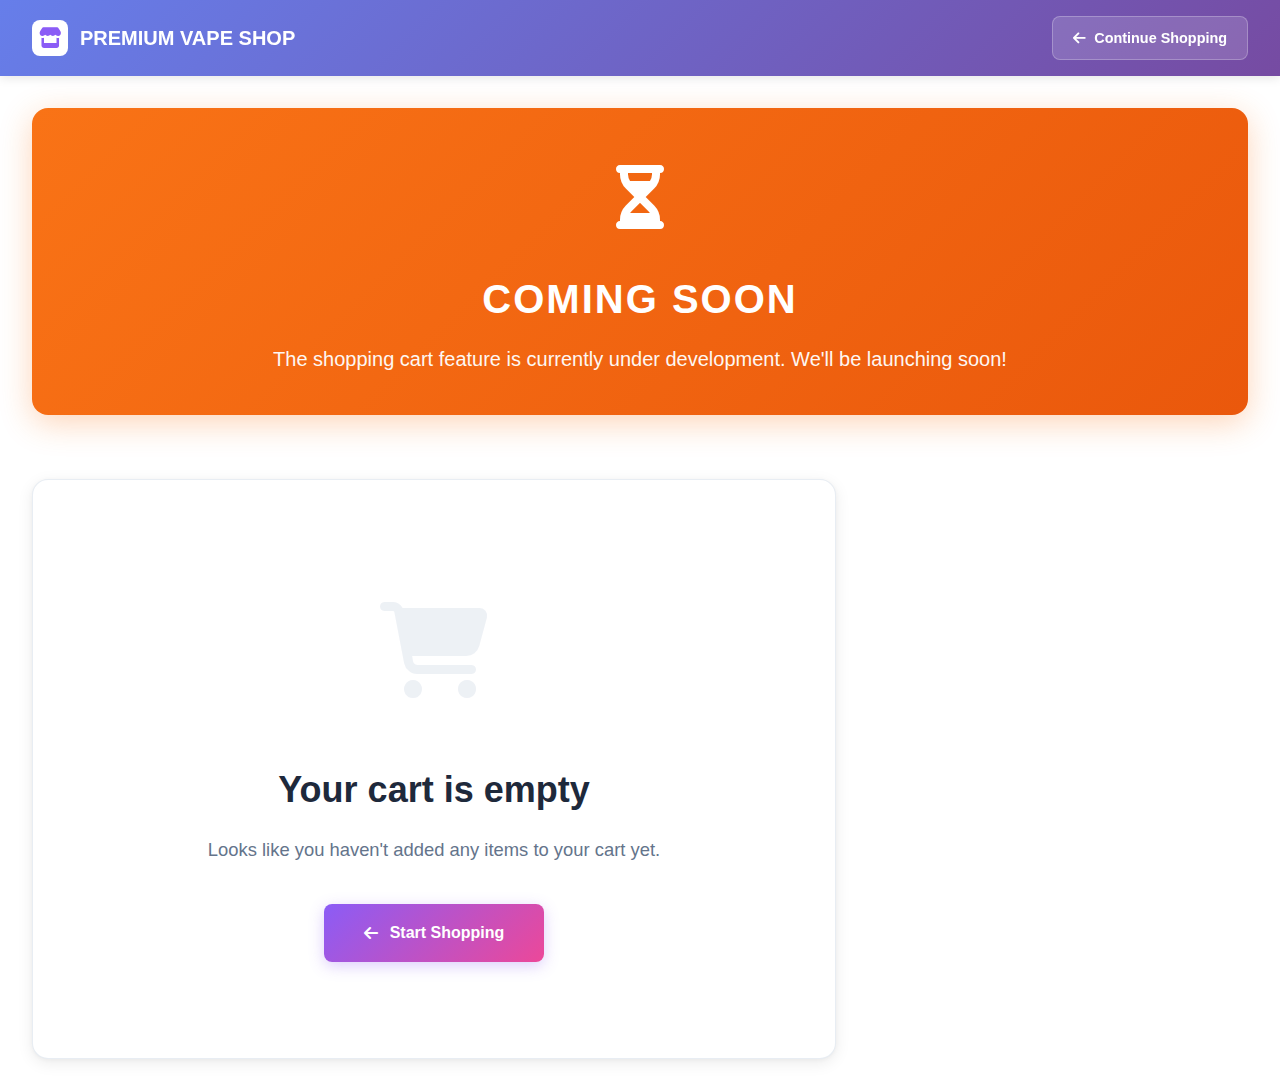
<file: cart.html>
<!DOCTYPE html>
<html lang="en">
<head>
    <meta charset="UTF-8">
    <meta name="viewport" content="width=device-width, initial-scale=1.0">
    <title>Shopping Cart - Premium Vape Shop</title>
    <link rel="stylesheet" href="styles.css">
    <!-- Font Awesome for icons -->
    <link rel="stylesheet" href="https://cdnjs.cloudflare.com/ajax/libs/font-awesome/6.4.0/css/all.min.css">
    <style>
        * {
            margin: 0;
            padding: 0;
            box-sizing: border-box;
        }

        :root {
            --primary-purple: #8B5CF6;
            --secondary-purple: #EC4899;
            --dark-purple: #1E293B;
            --white: #ffffff;
            --light-gray: #F8FAFC;
            --medium-gray: #64748B;
            --border-color: #E2E8F0;
            --text-color: #334155;
            --error-red: #EF4444;
            --checkout-pink: #EC4899;
        }

        body {
            font-family: 'Inter', 'Segoe UI', Tahoma, Geneva, Verdana, sans-serif;
            background: var(--white);
            color: var(--text-color);
            line-height: 1.6;
        }

        /* Header */
        .cart-header {
            background: linear-gradient(135deg, #667eea 0%, #764ba2 100%);
            color: var(--white);
            padding: 1rem 0;
            box-shadow: 0 2px 10px rgba(0, 0, 0, 0.1);
            position: sticky;
            top: 0;
            z-index: 100;
        }

        .cart-header-content {
            max-width: 1600px;
            margin: 0 auto;
            padding: 0 2rem;
            display: flex;
            justify-content: space-between;
            align-items: center;
            gap: 1.5rem;
        }

        .cart-header-left {
            display: flex;
            align-items: center;
            gap: 1.5rem;
        }

        .cart-logo {
            display: flex;
            align-items: center;
            gap: 0.75rem;
        }

        .cart-logo h1 {
            font-size: 1.25rem;
            font-weight: 700;
            margin: 0;
        }

        .cart-header-actions {
            display: flex;
            align-items: center;
            gap: 1rem;
        }

        .continue-shopping-btn {
            background: rgba(255, 255, 255, 0.15);
            color: var(--white);
            border: 1px solid rgba(255, 255, 255, 0.25);
            padding: 0.6rem 1.25rem;
            border-radius: 8px;
            text-decoration: none;
            font-weight: 600;
            font-size: 0.9rem;
            transition: all 0.3s ease;
            display: flex;
            align-items: center;
            gap: 0.5rem;
        }

        .continue-shopping-btn:hover {
            background: rgba(255, 255, 255, 0.25);
            transform: translateY(-2px);
        }

        /* Coming Soon Banner */
        .coming-soon-banner {
            background: linear-gradient(135deg, #F97316, #EA580C);
            color: var(--white);
            padding: 2.5rem 2rem;
            border-radius: 16px;
            text-align: center;
            margin-bottom: 2rem;
            box-shadow: 0 8px 32px rgba(249, 115, 22, 0.3);
            animation: pulse-glow-banner 3s infinite;
        }

        @keyframes pulse-glow-banner {
            0%, 100% {
                box-shadow: 0 8px 32px rgba(249, 115, 22, 0.3);
            }
            50% {
                box-shadow: 0 8px 40px rgba(249, 115, 22, 0.5), 0 0 50px rgba(249, 115, 22, 0.2);
            }
        }

        .coming-soon-banner-icon {
            font-size: 4rem;
            margin-bottom: 1rem;
            animation: rotate-banner 3s linear infinite;
        }

        @keyframes rotate-banner {
            from {
                transform: rotate(0deg);
            }
            to {
                transform: rotate(360deg);
            }
        }

        .coming-soon-banner h2 {
            font-size: 2.5rem;
            font-weight: 800;
            margin-bottom: 0.75rem;
            text-transform: uppercase;
            letter-spacing: 2px;
        }

        .coming-soon-banner p {
            font-size: 1.25rem;
            opacity: 0.95;
            font-weight: 500;
            line-height: 1.6;
        }

        /* Main Container */
        .cart-container {
            max-width: 1800px;
            margin: 2rem auto;
            padding: 0 2rem;
            display: grid;
            grid-template-columns: 1fr 380px;
            gap: 2rem;
            align-items: start;
        }

        .cart-content-wrapper {
            display: flex;
            flex-direction: column;
            gap: 1.5rem;
        }

        /* Cart Table */
        .cart-table-wrapper {
            background: var(--white);
            border-radius: 16px;
            overflow: hidden;
            box-shadow: 0 4px 16px rgba(0, 0, 0, 0.08), 0 1px 4px rgba(0, 0, 0, 0.04);
            border: 1px solid rgba(226, 232, 240, 0.8);
        }

        .cart-table {
            width: 100%;
            border-collapse: collapse;
        }

        .cart-table-header {
            background: linear-gradient(135deg, #F8FAFC 0%, #F1F5F9 100%);
            border-bottom: 2px solid var(--border-color);
        }

        .cart-table-header th {
            padding: 1rem 1rem;
            text-align: left;
            font-weight: 700;
            font-size: 0.85rem;
            color: var(--dark-purple);
            text-transform: uppercase;
            letter-spacing: 0.8px;
        }

        .cart-table-header th:first-child {
            padding-left: 1.5rem;
            width: 35%;
        }

        .cart-table-header th:nth-child(2) {
            width: 12%;
        }

        .cart-table-header th:nth-child(3) {
            width: 14%;
            text-align: center;
        }

        .cart-table-header th:nth-child(4),
        .cart-table-header th:nth-child(5),
        .cart-table-header th:nth-child(6) {
            width: 11%;
            text-align: right;
        }

        .cart-table-header th:last-child {
            padding-right: 1.5rem;
            text-align: center;
            width: 6%;
        }

        .cart-item-row {
            border-bottom: 1px solid rgba(226, 232, 240, 0.6);
            transition: all 0.3s ease;
        }

        .cart-item-row:last-child {
            border-bottom: none;
        }

        .cart-item-row:hover {
            background: linear-gradient(90deg, rgba(139, 92, 246, 0.02), rgba(139, 92, 246, 0.05), rgba(139, 92, 246, 0.02));
            transform: translateX(4px);
            box-shadow: inset 4px 0 0 var(--primary-purple);
        }

        .cart-item-row td {
            padding: 1.25rem 1rem;
            vertical-align: middle;
        }

        .cart-item-row td:first-child {
            padding-left: 1.5rem;
        }

        .cart-item-row td:last-child {
            padding-right: 1.5rem;
            text-align: center;
        }

        .product-cell {
            display: flex;
            align-items: center;
            gap: 0.875rem;
        }

        .product-image {
            width: 90px;
            height: 90px;
            object-fit: contain;
            border-radius: 10px;
            border: 1.5px solid var(--border-color);
            background: linear-gradient(135deg, #F8FAFC 0%, #F1F5F9 100%);
            padding: 0.4rem;
            transition: all 0.3s ease;
            flex-shrink: 0;
        }

        .cart-item-row:hover .product-image {
            border-color: var(--primary-purple);
            box-shadow: 0 4px 12px rgba(139, 92, 246, 0.2);
            transform: scale(1.05);
        }

        .product-info {
            display: flex;
            flex-direction: column;
            gap: 0.5rem;
            flex: 1;
            min-width: 0;
        }

        .product-name {
            font-size: 1rem;
            font-weight: 700;
            color: var(--dark-purple);
            text-decoration: none;
            transition: color 0.3s ease;
            line-height: 1.3;
            display: -webkit-box;
            -webkit-line-clamp: 2;
            -webkit-box-orient: vertical;
            overflow: hidden;
        }

        .product-name:hover {
            color: var(--primary-purple);
        }

        .product-flavor {
            font-size: 0.8rem;
            color: var(--medium-gray);
            font-weight: 500;
            display: flex;
            align-items: center;
            gap: 0.4rem;
        }

        .product-flavor::before {
            content: '🎨';
            font-size: 0.85rem;
        }

        .price-cell {
            font-size: 1rem;
            font-weight: 700;
            color: var(--dark-purple);
            white-space: nowrap;
            text-align: right;
        }

        .quantity-cell {
            display: flex;
            justify-content: center;
        }

        .quantity-control {
            display: flex;
            align-items: center;
            gap: 0.75rem;
            background: linear-gradient(135deg, #F8FAFC 0%, #F1F5F9 100%);
            border-radius: 10px;
            padding: 0.5rem 0.75rem;
            border: 2px solid var(--border-color);
            transition: all 0.3s ease;
        }

        .cart-item-row:hover .quantity-control {
            border-color: var(--primary-purple);
            background: linear-gradient(135deg, #F3E8FF 0%, #EDE9FE 100%);
        }

        .qty-btn {
            width: 32px;
            height: 32px;
            border: 2px solid var(--primary-purple);
            background: var(--white);
            color: var(--primary-purple);
            border-radius: 8px;
            cursor: pointer;
            font-size: 0.85rem;
            font-weight: 700;
            display: flex;
            align-items: center;
            justify-content: center;
            transition: all 0.3s cubic-bezier(0.4, 0, 0.2, 1);
            box-shadow: 0 2px 4px rgba(139, 92, 246, 0.1);
        }

        .qty-btn:hover {
            background: linear-gradient(135deg, var(--primary-purple), #7C3AED);
            color: var(--white);
            transform: scale(1.1);
            box-shadow: 0 4px 8px rgba(139, 92, 246, 0.3);
        }

        .qty-btn:active {
            transform: scale(0.95);
        }

        .qty-input {
            width: 45px;
            text-align: center;
            border: none;
            background: transparent;
            font-size: 1rem;
            font-weight: 700;
            color: var(--dark-purple);
            outline: none;
        }

        .subtotal-cell, .tax-cell, .points-cell {
            font-size: 1rem;
            font-weight: 700;
            color: var(--dark-purple);
            text-align: right;
            white-space: nowrap;
            padding-right: 0.5rem;
        }

        .points-cell {
            color: var(--primary-purple);
            display: flex;
            align-items: center;
            justify-content: flex-end;
            gap: 0.5rem;
        }

        .points-cell::after {
            content: '⭐';
            font-size: 1rem;
        }

        .action-cell {
            text-align: right;
        }

        .delete-btn {
            width: 36px;
            height: 36px;
            border: 2px solid rgba(239, 68, 68, 0.2);
            background: var(--white);
            color: var(--error-red);
            cursor: pointer;
            border-radius: 8px;
            display: flex;
            align-items: center;
            justify-content: center;
            transition: all 0.3s cubic-bezier(0.4, 0, 0.2, 1);
            font-size: 0.9rem;
        }

        .delete-btn:hover {
            background: linear-gradient(135deg, #FEE2E2, #FECACA);
            border-color: var(--error-red);
            transform: scale(1.1) rotate(5deg);
            box-shadow: 0 4px 12px rgba(239, 68, 68, 0.3);
        }

        .delete-btn:active {
            transform: scale(0.95);
        }

        /* Cart Actions */
        .cart-actions {
            display: flex;
            justify-content: flex-end;
            gap: 0.875rem;
            flex-wrap: wrap;
            background: var(--white);
            padding: 1.25rem;
            border-radius: 12px;
            box-shadow: 0 2px 8px rgba(0, 0, 0, 0.05);
            border: 1px solid var(--border-color);
        }

        .cart-action-btn {
            padding: 0.75rem 1.5rem;
            border-radius: 10px;
            font-size: 0.9rem;
            font-weight: 700;
            cursor: pointer;
            transition: all 0.3s cubic-bezier(0.4, 0, 0.2, 1);
            border: 2px solid transparent;
            display: flex;
            align-items: center;
            gap: 0.5rem;
            box-shadow: 0 2px 8px rgba(0, 0, 0, 0.1);
        }

        .save-cart-btn {
            background: linear-gradient(135deg, #F8FAFC, #F1F5F9);
            color: var(--text-color);
            border-color: var(--border-color);
        }

        .save-cart-btn:hover {
            background: linear-gradient(135deg, #F1F5F9, #E2E8F0);
            transform: translateY(-2px);
            box-shadow: 0 4px 12px rgba(0, 0, 0, 0.15);
        }

        .empty-cart-btn {
            background: var(--white);
            color: var(--error-red);
            border-color: var(--error-red);
        }

        .empty-cart-btn:hover {
            background: linear-gradient(135deg, var(--error-red), #DC2626);
            color: var(--white);
            transform: translateY(-2px);
            box-shadow: 0 4px 12px rgba(239, 68, 68, 0.4);
        }

        .update-cart-btn {
            background: linear-gradient(135deg, var(--dark-purple), #0F172A);
            color: var(--white);
            border-color: var(--dark-purple);
        }

        .update-cart-btn:hover {
            background: linear-gradient(135deg, #0F172A, #1E293B);
            transform: translateY(-2px);
            box-shadow: 0 4px 12px rgba(30, 41, 59, 0.4);
        }

        /* Order Summary */
        .order-summary-wrapper {
            position: sticky;
            top: 2rem;
            height: fit-content;
        }

        .order-summary {
            background: var(--white);
            border-radius: 12px;
            padding: 1.75rem;
            box-shadow: 0 4px 16px rgba(0, 0, 0, 0.08), 0 1px 4px rgba(0, 0, 0, 0.04);
            border: 1px solid rgba(226, 232, 240, 0.8);
            width: 100%;
        }

        .summary-title {
            font-size: 1.25rem;
            font-weight: 800;
            color: var(--dark-purple);
            margin-bottom: 1.25rem;
            padding-bottom: 1rem;
            border-bottom: 2px solid var(--border-color);
            display: flex;
            align-items: center;
            gap: 0.5rem;
        }

        .summary-title::before {
            content: '📋';
            font-size: 1.25rem;
        }

        .summary-row {
            display: flex;
            justify-content: space-between;
            align-items: center;
            margin-bottom: 1rem;
            font-size: 0.95rem;
            padding: 0.5rem 0;
        }

        .summary-label {
            color: var(--text-color);
            font-weight: 600;
            font-size: 0.95rem;
        }

        .summary-value {
            color: var(--dark-purple);
            font-weight: 700;
            font-size: 1rem;
        }

        .summary-total {
            margin-top: 1rem;
            padding-top: 1rem;
            border-top: 2px solid var(--border-color);
            display: flex;
            justify-content: space-between;
            align-items: center;
        }

        .summary-total-label {
            font-size: 1.15rem;
            font-weight: 700;
            color: var(--dark-purple);
        }

        .summary-total-value {
            font-size: 1.5rem;
            font-weight: 800;
            color: var(--error-red);
        }

        .checkout-btn {
            width: 100%;
            background: var(--checkout-pink);
            color: var(--white);
            border: none;
            padding: 1.25rem 2rem;
            border-radius: 8px;
            font-size: 1.1rem;
            font-weight: 700;
            text-transform: uppercase;
            letter-spacing: 1px;
            cursor: pointer;
            transition: all 0.3s ease;
            margin-top: 1.5rem;
            display: flex;
            align-items: center;
            justify-content: center;
            gap: 0.75rem;
            box-shadow: 0 4px 12px rgba(236, 72, 153, 0.3);
        }

        .checkout-btn:hover {
            background: #DB2777;
            transform: translateY(-2px);
            box-shadow: 0 6px 16px rgba(236, 72, 153, 0.4);
        }

        .checkout-btn:active {
            transform: translateY(0);
        }

        /* Empty Cart */
        .empty-cart {
            text-align: center;
            padding: 6rem 2rem;
            background: var(--white);
            border-radius: 16px;
            box-shadow: 0 4px 16px rgba(0, 0, 0, 0.08), 0 1px 4px rgba(0, 0, 0, 0.04);
            border: 1px solid rgba(226, 232, 240, 0.8);
            grid-column: 1 / -1;
        }

        .empty-cart-icon {
            font-size: 6rem;
            color: var(--border-color);
            margin-bottom: 2rem;
            opacity: 0.6;
            animation: emptyCartBounce 2s ease-in-out infinite;
        }

        @keyframes emptyCartBounce {
            0%, 100% {
                transform: translateY(0);
            }
            50% {
                transform: translateY(-10px);
            }
        }

        .empty-cart-title {
            font-size: 2.25rem;
            font-weight: 800;
            color: var(--dark-purple);
            margin-bottom: 1rem;
        }

        .empty-cart-text {
            font-size: 1.15rem;
            color: var(--medium-gray);
            margin-bottom: 2.5rem;
            line-height: 1.6;
        }

        .empty-cart-btn {
            background: linear-gradient(135deg, var(--primary-purple), var(--secondary-purple));
            color: var(--white);
            border: none;
            padding: 1rem 2.5rem;
            border-radius: 8px;
            font-size: 1rem;
            font-weight: 600;
            cursor: pointer;
            transition: all 0.3s ease;
            text-decoration: none;
            display: inline-flex;
            align-items: center;
            gap: 0.75rem;
            box-shadow: 0 4px 15px rgba(139, 92, 246, 0.3);
        }

        .empty-cart-btn:hover {
            transform: translateY(-3px);
            box-shadow: 0 6px 20px rgba(139, 92, 246, 0.4);
        }

        /* Loading State */
        .loading-detail {
            text-align: center;
            padding: 6rem 2rem;
            font-size: 1.2rem;
            color: var(--text-color);
        }

        .loading-spinner {
            width: 60px;
            height: 60px;
            border: 4px solid var(--border-color);
            border-top-color: var(--primary-purple);
            border-radius: 50%;
            animation: spin 1s linear infinite;
            margin: 0 auto 1.5rem;
        }

        @keyframes spin {
            to { transform: rotate(360deg); }
        }

        /* Responsive Design */
        @media (max-width: 1200px) {
            .cart-container {
                padding: 0 1.5rem;
            }
            .order-summary {
                min-width: 350px;
            }
        }

        @media (max-width: 968px) {
            .cart-table-wrapper {
                overflow-x: auto;
            }

            .cart-table {
                min-width: 800px;
            }

            .order-summary-wrapper {
                justify-content: stretch;
            }

            .order-summary {
                width: 100%;
                min-width: auto;
            }
        }

        @media (max-width: 768px) {
            .cart-header-content {
                flex-direction: column;
                align-items: flex-start;
                gap: 1rem;
            }

            .cart-container {
                padding: 0 1rem;
            }

            .coming-soon-banner {
                padding: 2rem 1.5rem;
            }

            .coming-soon-banner-icon {
                font-size: 3rem;
            }

            .coming-soon-banner h2 {
                font-size: 2rem;
            }

            .coming-soon-banner p {
                font-size: 1.1rem;
            }

            .cart-actions {
                flex-direction: column;
            }

            .cart-action-btn {
                width: 100%;
                justify-content: center;
            }

            .product-cell {
                flex-direction: column;
                align-items: flex-start;
            }

            .product-image {
                width: 75px;
                height: 75px;
            }

            .product-name {
                font-size: 0.9rem;
            }

            .product-flavor {
                font-size: 0.75rem;
            }

            .cart-item-row td {
                padding: 1rem 0.75rem;
            }

            .quantity-control {
                padding: 0.4rem 0.6rem;
                gap: 0.6rem;
            }

            .qty-btn {
                width: 28px;
                height: 28px;
                font-size: 0.8rem;
            }

            .qty-input {
                width: 40px;
                font-size: 0.9rem;
            }

            .price-cell, .subtotal-cell, .tax-cell, .points-cell {
                font-size: 0.9rem;
            }
        }
        
        @media (max-width: 480px) {
            .cart-container {
                padding: 0 0.75rem;
            }
            
            .cart-header h1 {
                font-size: 1.5rem;
            }
            
            .cart-table {
                min-width: 600px;
            }
            
            .cart-table-header th {
                font-size: 0.75rem;
                padding: 0.75rem 0.5rem;
            }
            
            .cart-item-row td {
                padding: 0.875rem 0.5rem;
                font-size: 0.85rem;
            }
            
            .product-image {
                width: 60px;
                height: 60px;
            }
            
            .qty-btn {
                width: 32px;
                height: 32px;
                min-width: 32px;
                min-height: 32px;
            }
            
            .qty-input {
                width: 50px;
                font-size: 16px; /* Prevents zoom on iOS */
            }
            
            .order-summary {
                padding: 1.25rem;
            }
            
            .checkout-btn {
                padding: 1rem;
                font-size: 1rem;
                min-height: 48px;
            }
            
            /* Touch-friendly buttons */
            button, .cart-action-btn {
                min-height: 44px;
                padding: 0.875rem 1.25rem;
            }
        }
        
        /* Touch improvements */
        @media (max-width: 768px) {
            button, .btn-primary, .btn-secondary, .cart-action-btn {
                min-height: 44px;
                -webkit-tap-highlight-color: rgba(139, 92, 246, 0.2);
            }
            
            input, select, textarea {
                font-size: 16px; /* Prevents zoom on iOS */
            }
        }

            .cart-actions {
                flex-direction: column;
            }

            .cart-action-btn {
                width: 100%;
                justify-content: center;
            }
        }
    </style>
</head>
<body>
    <!-- Cart Header -->
    <header class="cart-header">
        <div class="cart-header-content">
            <div class="cart-header-left">
                <div class="cart-logo">
                    <div style="width: 36px; height: 36px; background: white; border-radius: 8px; display: flex; align-items: center; justify-content: center;">
                        <i class="fas fa-store" style="color: var(--primary-purple); font-size: 1.25rem;"></i>
                    </div>
                    <h1>PREMIUM VAPE SHOP</h1>
                </div>
            </div>
            <div class="cart-header-actions">
                <a href="index.html" class="continue-shopping-btn">
                    <i class="fas fa-arrow-left"></i> Continue Shopping
                </a>
            </div>
        </div>
    </header>

    <!-- Cart Container -->
    <div class="cart-container">
        <!-- Coming Soon Banner - Full Width -->
        <div class="coming-soon-banner" style="grid-column: 1 / -1;">
            <div class="coming-soon-banner-icon">
                <i class="fas fa-hourglass-half"></i>
            </div>
            <h2>Coming Soon</h2>
            <p>The shopping cart feature is currently under development. We'll be launching soon!</p>
        </div>

        <!-- Cart Content Wrapper -->
        <div class="cart-content-wrapper">
            <div id="cartContent">
                <div class="loading-detail">
                    <div class="loading-spinner"></div>
                    <p>Loading cart...</p>
                </div>
            </div>
        </div>

        <!-- Order Summary (Right Side) -->
        <div class="order-summary-wrapper" id="orderSummaryWrapper">
            <!-- Order summary will be inserted here by JavaScript -->
        </div>
    </div>

    <!-- Scripts -->
    <script src="firebase-config.js"></script>
    <script src="image-utils.js"></script>
    <script>
        let cart = [];

        // Load cart from localStorage
        function loadCart() {
            const savedCart = localStorage.getItem('cart');
            if (savedCart) {
                cart = JSON.parse(savedCart);
            }
            renderCart();
        }

        // Save cart to localStorage
        function saveCart() {
            localStorage.setItem('cart', JSON.stringify(cart));
            renderCart();
            if (typeof updateCartCount === 'function') {
                updateCartCount();
            }
        }

        // Update quantity
        function updateQuantity(itemId, change) {
            const item = cart.find(i => i.id === itemId);
            if (!item) return;

            const newQuantity = item.quantity + change;
            if (newQuantity <= 0) {
                removeItem(itemId);
            } else {
                item.quantity = newQuantity;
                saveCart();
            }
        }

        // Remove item from cart
        function removeItem(itemId) {
            if (confirm('Are you sure you want to remove this item from your cart?')) {
                cart = cart.filter(item => item.id !== itemId);
                saveCart();
            }
        }

        // Save cart for later
        function saveCartForLater() {
            // Save current cart to a saved cart list
            const savedCarts = JSON.parse(localStorage.getItem('savedCarts') || '[]');
            savedCarts.push({
                id: Date.now(),
                items: [...cart],
                savedAt: new Date().toISOString()
            });
            localStorage.setItem('savedCarts', JSON.stringify(savedCarts));
            alert('Cart saved successfully!');
        }

        // Empty cart
        function emptyCart() {
            if (confirm('Are you sure you want to empty your cart? This action cannot be undone.')) {
                cart = [];
                saveCart();
            }
        }

        // Update cart (refresh display)
        function updateCart() {
            renderCart();
            alert('Cart updated!');
        }

        // Calculate subtotal
        function calculateSubtotal() {
            return cart.reduce((sum, item) => {
                return sum + (parseFloat(item.price || 0) * item.quantity);
            }, 0);
        }

        // Calculate tax (example: 0% tax)
        function calculateTax() {
            return 0;
        }

        // Calculate reward points (1 point per dollar)
        function calculateRewardPoints() {
            return calculateSubtotal().toFixed(2);
        }

        // Calculate total
        function calculateTotal() {
            const subtotal = calculateSubtotal();
            const tax = calculateTax();
            return subtotal + tax;
        }

        // Render cart
        function renderCart() {
            const cartContent = document.getElementById('cartContent');
            if (!cartContent) return;

            if (cart.length === 0) {
                cartContent.innerHTML = `
                    <div class="empty-cart">
                        <div class="empty-cart-icon">
                            <i class="fas fa-shopping-cart"></i>
                        </div>
                        <h2 class="empty-cart-title">Your cart is empty</h2>
                        <p class="empty-cart-text">Looks like you haven't added any items to your cart yet.</p>
                        <a href="index.html" class="empty-cart-btn">
                            <i class="fas fa-arrow-left"></i> Start Shopping
                        </a>
                    </div>
                `;
                // Hide order summary when cart is empty
                const orderSummaryWrapper = document.getElementById('orderSummaryWrapper');
                if (orderSummaryWrapper) {
                    orderSummaryWrapper.innerHTML = '';
                }
                return;
            }

            const subtotal = calculateSubtotal();
            const tax = calculateTax();
            const total = calculateTotal();
            const rewardPoints = calculateRewardPoints();

            let cartTableHTML = `
                <div class="cart-table-wrapper">
                    <table class="cart-table">
                        <thead class="cart-table-header">
                            <tr>
                                <th>Product</th>
                                <th>Price</th>
                                <th style="text-align: center;">Quantity</th>
                                <th style="text-align: right;">Subtotal</th>
                                <th style="text-align: right;">Tax</th>
                                <th style="text-align: right;">RewardZ Points</th>
                                <th style="text-align: center;"></th>
                            </tr>
                        </thead>
                        <tbody>
            `;

            cart.forEach(item => {
                const itemSubtotal = parseFloat(item.price || 0) * item.quantity;
                const itemTax = 0; // Tax calculation per item
                const itemPoints = itemSubtotal.toFixed(2);
                
                const imgUrl = window.getImageUrl ? window.getImageUrl(item.image, 'product', item.brand) : (item.image || 'images/Foger/foger-switch-pro-30k-puffs-disposable-vape-pod.webp');
                
                // Get flavor display text
                const flavorText = item.flavour ? (Array.isArray(item.flavour) ? item.flavour.join(', ') : item.flavour) : '';
                
                cartTableHTML += `
                    <tr class="cart-item-row">
                        <td class="product-cell">
                            <img src="${imgUrl}" 
                                 alt="${item.name}" 
                                 class="product-image"
                                 onerror="window.handleImageError ? window.handleImageError(event, 'product', '${item.brand || ''}') : this.src='images/Foger/foger-switch-pro-30k-puffs-disposable-vape-pod.webp'">
                            <div class="product-info">
                                <a href="product-detail.html?id=${item.id}" class="product-name">${item.name || 'Unnamed Product'}</a>
                                ${flavorText ? `<div class="product-flavor">${flavorText}</div>` : ''}
                            </div>
                        </td>
                        <td class="price-cell">$${parseFloat(item.price || 0).toFixed(2)}</td>
                        <td class="quantity-cell">
                            <div class="quantity-control">
                                <button class="qty-btn" onclick="updateQuantity('${item.id}', -1)" title="Decrease">
                                    <i class="fas fa-minus"></i>
                                </button>
                                <input type="text" class="qty-input" value="${item.quantity}" readonly>
                                <button class="qty-btn" onclick="updateQuantity('${item.id}', 1)" title="Increase">
                                    <i class="fas fa-plus"></i>
                                </button>
                            </div>
                        </td>
                        <td class="subtotal-cell">$${itemSubtotal.toFixed(2)}</td>
                        <td class="tax-cell">$${itemTax.toFixed(2)}</td>
                        <td class="points-cell">${itemPoints}</td>
                        <td class="action-cell">
                            <button class="delete-btn" onclick="removeItem('${item.id}')" title="Remove item">
                                <i class="fas fa-trash"></i>
                            </button>
                        </td>
                    </tr>
                `;
            });

            cartTableHTML += `
                        </tbody>
                    </table>
                </div>

                <div class="cart-actions">
                    <button class="cart-action-btn save-cart-btn" onclick="saveCartForLater()">
                        <i class="fas fa-bookmark"></i> Save Cart for later
                    </button>
                    <button class="cart-action-btn empty-cart-btn" onclick="emptyCart()">
                        <i class="fas fa-trash-alt"></i> Empty Cart
                    </button>
                    <button class="cart-action-btn update-cart-btn" onclick="updateCart()">
                        <i class="fas fa-sync"></i> Update Cart
                    </button>
                </div>
            `;

            // Render cart table
            cartContent.innerHTML = cartTableHTML;

            // Render order summary separately
            const orderSummaryWrapper = document.getElementById('orderSummaryWrapper');
            if (orderSummaryWrapper) {
                orderSummaryWrapper.innerHTML = `
                    <div class="order-summary">
                        <h2 class="summary-title">Order Summary</h2>
                        <div class="summary-row">
                            <span class="summary-label">Item Subtotal</span>
                            <span class="summary-value">$${subtotal.toFixed(2)}</span>
                        </div>
                        <div class="summary-row">
                            <span class="summary-label">Total Tax</span>
                            <span class="summary-value">$${tax.toFixed(2)}</span>
                        </div>
                        <div class="summary-total">
                            <span class="summary-total-label">Total Price</span>
                            <span class="summary-total-value">$${total.toFixed(2)}</span>
                        </div>
                        <button class="checkout-btn" onclick="proceedToCheckout()">
                            <i class="fas fa-shopping-cart"></i> Process to Checkout
                        </button>
                    </div>
                `;
            }
        }

        // Proceed to checkout
        function proceedToCheckout() {
            if (cart.length === 0) {
                alert('Your cart is empty!');
                return;
            }
            // For now, just show an alert. You can integrate with a payment gateway later
            alert('Checkout functionality will be integrated with a payment gateway. Total: $' + calculateTotal().toFixed(2));
        }

        // Make functions available globally
        window.updateQuantity = updateQuantity;
        window.removeItem = removeItem;
        window.saveCartForLater = saveCartForLater;
        window.emptyCart = emptyCart;
        window.updateCart = updateCart;
        window.proceedToCheckout = proceedToCheckout;

        // Initialize
        document.addEventListener('DOMContentLoaded', () => {
            loadCart();
        });
    </script>
</body>
</html>
</file>
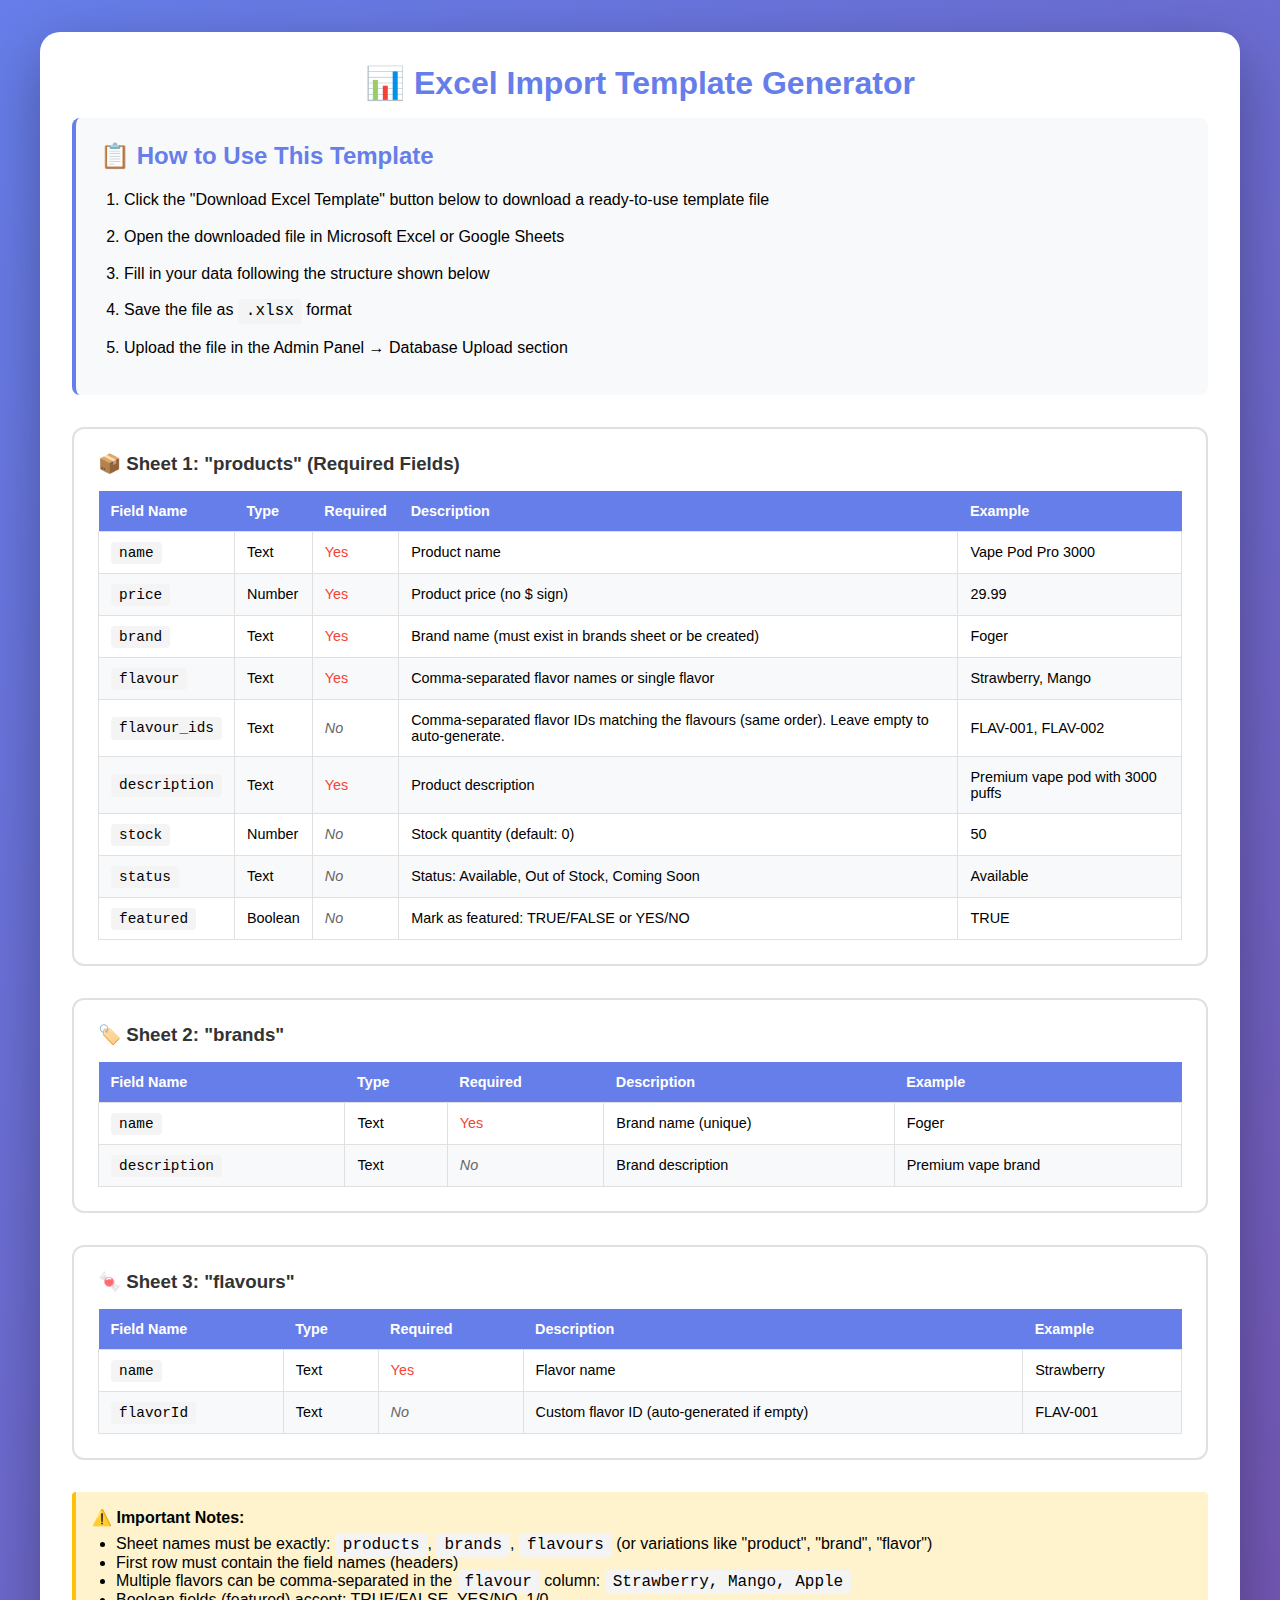
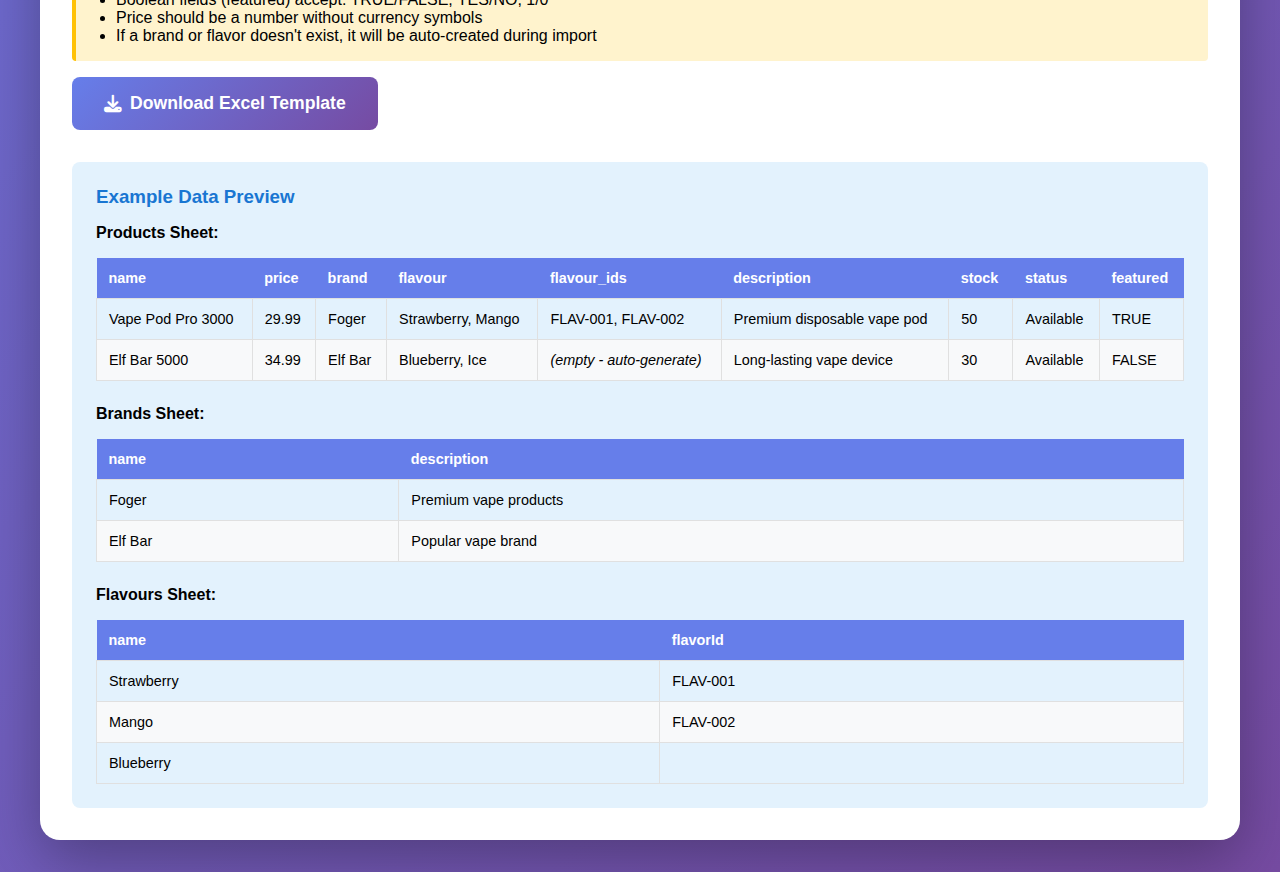
<file: excel-template-generator.html>
<!DOCTYPE html>
<html lang="en">
<head>
    <meta charset="UTF-8">
    <meta name="viewport" content="width=device-width, initial-scale=1.0">
    <title>Excel Import Template Generator</title>
    <link rel="stylesheet" href="https://cdnjs.cloudflare.com/ajax/libs/font-awesome/6.4.0/css/all.min.css">
    <script src="https://cdn.sheetjs.com/xlsx-0.20.1/package/dist/xlsx.full.min.js"></script>
    <style>
        * {
            margin: 0;
            padding: 0;
            box-sizing: border-box;
        }
        body {
            font-family: 'Segoe UI', Tahoma, Geneva, Verdana, sans-serif;
            background: linear-gradient(135deg, #667eea 0%, #764ba2 100%);
            min-height: 100vh;
            padding: 2rem;
        }
        .container {
            max-width: 1200px;
            margin: 0 auto;
            background: white;
            border-radius: 20px;
            box-shadow: 0 20px 60px rgba(0,0,0,0.3);
            padding: 2rem;
        }
        h1 {
            color: #667eea;
            margin-bottom: 1rem;
            text-align: center;
        }
        .instructions {
            background: #f8f9fa;
            border-left: 4px solid #667eea;
            padding: 1.5rem;
            margin-bottom: 2rem;
            border-radius: 8px;
        }
        .instructions h2 {
            color: #667eea;
            margin-bottom: 1rem;
        }
        .instructions ol {
            margin-left: 1.5rem;
            line-height: 1.8;
        }
        .instructions li {
            margin-bottom: 0.5rem;
        }
        .template-section {
            margin-bottom: 2rem;
            padding: 1.5rem;
            border: 2px solid #e0e0e0;
            border-radius: 12px;
        }
        .template-section h3 {
            color: #333;
            margin-bottom: 1rem;
            display: flex;
            align-items: center;
            gap: 0.5rem;
        }
        table {
            width: 100%;
            border-collapse: collapse;
            margin-top: 1rem;
            font-size: 0.9rem;
        }
        table th {
            background: #667eea;
            color: white;
            padding: 0.75rem;
            text-align: left;
            font-weight: 600;
        }
        table td {
            padding: 0.75rem;
            border: 1px solid #e0e0e0;
        }
        table tr:nth-child(even) {
            background: #f8f9fa;
        }
        .required {
            color: #f44336;
        }
        .optional {
            color: #666;
            font-style: italic;
        }
        .btn-download {
            background: linear-gradient(135deg, #667eea, #764ba2);
            color: white;
            border: none;
            padding: 1rem 2rem;
            border-radius: 8px;
            font-size: 1.1rem;
            font-weight: 600;
            cursor: pointer;
            margin-top: 1rem;
            display: inline-flex;
            align-items: center;
            gap: 0.5rem;
            transition: all 0.3s;
        }
        .btn-download:hover {
            transform: translateY(-2px);
            box-shadow: 0 5px 15px rgba(102, 126, 234, 0.4);
        }
        .note {
            background: #fff3cd;
            border-left: 4px solid #ffc107;
            padding: 1rem;
            margin-top: 1rem;
            border-radius: 4px;
        }
        code {
            background: #f4f4f4;
            padding: 0.2rem 0.5rem;
            border-radius: 4px;
            font-family: 'Courier New', monospace;
        }
    </style>
</head>
<body>
    <div class="container">
        <h1>📊 Excel Import Template Generator</h1>
        
        <div class="instructions">
            <h2>📋 How to Use This Template</h2>
            <ol>
                <li>Click the "Download Excel Template" button below to download a ready-to-use template file</li>
                <li>Open the downloaded file in Microsoft Excel or Google Sheets</li>
                <li>Fill in your data following the structure shown below</li>
                <li>Save the file as <code>.xlsx</code> format</li>
                <li>Upload the file in the Admin Panel → Database Upload section</li>
            </ol>
        </div>

        <!-- Products Sheet Template -->
        <div class="template-section">
            <h3>📦 Sheet 1: "products" (Required Fields)</h3>
            <table>
                <thead>
                    <tr>
                        <th>Field Name</th>
                        <th>Type</th>
                        <th>Required</th>
                        <th>Description</th>
                        <th>Example</th>
                    </tr>
                </thead>
                <tbody>
                    <tr>
                        <td><code>name</code></td>
                        <td>Text</td>
                        <td class="required">Yes</td>
                        <td>Product name</td>
                        <td>Vape Pod Pro 3000</td>
                    </tr>
                    <tr>
                        <td><code>price</code></td>
                        <td>Number</td>
                        <td class="required">Yes</td>
                        <td>Product price (no $ sign)</td>
                        <td>29.99</td>
                    </tr>
                    <tr>
                        <td><code>brand</code></td>
                        <td>Text</td>
                        <td class="required">Yes</td>
                        <td>Brand name (must exist in brands sheet or be created)</td>
                        <td>Foger</td>
                    </tr>
                    <tr>
                        <td><code>flavour</code></td>
                        <td>Text</td>
                        <td class="required">Yes</td>
                        <td>Comma-separated flavor names or single flavor</td>
                        <td>Strawberry, Mango</td>
                    </tr>
                    <tr>
                        <td><code>flavour_ids</code></td>
                        <td>Text</td>
                        <td class="optional">No</td>
                        <td>Comma-separated flavor IDs matching the flavours (same order). Leave empty to auto-generate.</td>
                        <td>FLAV-001, FLAV-002</td>
                    </tr>
                    <tr>
                        <td><code>description</code></td>
                        <td>Text</td>
                        <td class="required">Yes</td>
                        <td>Product description</td>
                        <td>Premium vape pod with 3000 puffs</td>
                    </tr>
                    <tr>
                        <td><code>stock</code></td>
                        <td>Number</td>
                        <td class="optional">No</td>
                        <td>Stock quantity (default: 0)</td>
                        <td>50</td>
                    </tr>
                    <tr>
                        <td><code>status</code></td>
                        <td>Text</td>
                        <td class="optional">No</td>
                        <td>Status: Available, Out of Stock, Coming Soon</td>
                        <td>Available</td>
                    </tr>
                    <tr>
                        <td><code>featured</code></td>
                        <td>Boolean</td>
                        <td class="optional">No</td>
                        <td>Mark as featured: TRUE/FALSE or YES/NO</td>
                        <td>TRUE</td>
                    </tr>
                </tbody>
            </table>
        </div>

        <!-- Brands Sheet Template -->
        <div class="template-section">
            <h3>🏷️ Sheet 2: "brands"</h3>
            <table>
                <thead>
                    <tr>
                        <th>Field Name</th>
                        <th>Type</th>
                        <th>Required</th>
                        <th>Description</th>
                        <th>Example</th>
                    </tr>
                </thead>
                <tbody>
                    <tr>
                        <td><code>name</code></td>
                        <td>Text</td>
                        <td class="required">Yes</td>
                        <td>Brand name (unique)</td>
                        <td>Foger</td>
                    </tr>
                    <tr>
                        <td><code>description</code></td>
                        <td>Text</td>
                        <td class="optional">No</td>
                        <td>Brand description</td>
                        <td>Premium vape brand</td>
                    </tr>
                </tbody>
            </table>
        </div>

        <!-- Flavours Sheet Template -->
        <div class="template-section">
            <h3>🍬 Sheet 3: "flavours"</h3>
            <table>
                <thead>
                    <tr>
                        <th>Field Name</th>
                        <th>Type</th>
                        <th>Required</th>
                        <th>Description</th>
                        <th>Example</th>
                    </tr>
                </thead>
                <tbody>
                    <tr>
                        <td><code>name</code></td>
                        <td>Text</td>
                        <td class="required">Yes</td>
                        <td>Flavor name</td>
                        <td>Strawberry</td>
                    </tr>
                    <tr>
                        <td><code>flavorId</code></td>
                        <td>Text</td>
                        <td class="optional">No</td>
                        <td>Custom flavor ID (auto-generated if empty)</td>
                        <td>FLAV-001</td>
                    </tr>
                </tbody>
            </table>
        </div>

        <div class="note">
            <strong>⚠️ Important Notes:</strong>
            <ul style="margin-top: 0.5rem; margin-left: 1.5rem;">
                <li>Sheet names must be exactly: <code>products</code>, <code>brands</code>, <code>flavours</code> (or variations like "product", "brand", "flavor")</li>
                <li>First row must contain the field names (headers)</li>
                <li>Multiple flavors can be comma-separated in the <code>flavour</code> column: <code>Strawberry, Mango, Apple</code></li>
                <li>Boolean fields (featured) accept: TRUE/FALSE, YES/NO, 1/0</li>
                <li>Price should be a number without currency symbols</li>
                <li>If a brand or flavor doesn't exist, it will be auto-created during import</li>
            </ul>
        </div>

        <button class="btn-download" onclick="downloadTemplate()">
            <i class="fas fa-download"></i> Download Excel Template
        </button>

        <div style="margin-top: 2rem; padding: 1.5rem; background: #e3f2fd; border-radius: 8px;">
            <h3 style="color: #1976D2; margin-bottom: 1rem;">Example Data Preview</h3>
            <p style="margin-bottom: 1rem;"><strong>Products Sheet:</strong></p>
            <table style="margin-bottom: 1.5rem;">
                <thead>
                    <tr>
                        <th>name</th>
                        <th>price</th>
                        <th>brand</th>
                        <th>flavour</th>
                        <th>flavour_ids</th>
                        <th>description</th>
                        <th>stock</th>
                        <th>status</th>
                        <th>featured</th>
                    </tr>
                </thead>
                <tbody>
                    <tr>
                        <td>Vape Pod Pro 3000</td>
                        <td>29.99</td>
                        <td>Foger</td>
                        <td>Strawberry, Mango</td>
                        <td>FLAV-001, FLAV-002</td>
                        <td>Premium disposable vape pod</td>
                        <td>50</td>
                        <td>Available</td>
                        <td>TRUE</td>
                    </tr>
                    <tr>
                        <td>Elf Bar 5000</td>
                        <td>34.99</td>
                        <td>Elf Bar</td>
                        <td>Blueberry, Ice</td>
                        <td><em>(empty - auto-generate)</em></td>
                        <td>Long-lasting vape device</td>
                        <td>30</td>
                        <td>Available</td>
                        <td>FALSE</td>
                    </tr>
                </tbody>
            </table>
            
            <p style="margin-bottom: 1rem;"><strong>Brands Sheet:</strong></p>
            <table style="margin-bottom: 1.5rem;">
                <thead>
                    <tr>
                        <th>name</th>
                        <th>description</th>
                    </tr>
                </thead>
                <tbody>
                    <tr>
                        <td>Foger</td>
                        <td>Premium vape products</td>
                    </tr>
                    <tr>
                        <td>Elf Bar</td>
                        <td>Popular vape brand</td>
                    </tr>
                </tbody>
            </table>
            
            <p style="margin-bottom: 1rem;"><strong>Flavours Sheet:</strong></p>
            <table>
                <thead>
                    <tr>
                        <th>name</th>
                        <th>flavorId</th>
                    </tr>
                </thead>
                <tbody>
                    <tr>
                        <td>Strawberry</td>
                        <td>FLAV-001</td>
                    </tr>
                    <tr>
                        <td>Mango</td>
                        <td>FLAV-002</td>
                    </tr>
                    <tr>
                        <td>Blueberry</td>
                        <td></td>
                    </tr>
                </tbody>
            </table>
        </div>
    </div>

    <script>
        function downloadTemplate() {
            // Create workbook
            const wb = XLSX.utils.book_new();
            
            // Products Sheet Data
            const productsData = [
                // Headers
                ['name', 'price', 'brand', 'flavour', 'flavour_ids', 'description', 'stock', 'status', 'featured'],
                // Example rows
                ['Vape Pod Pro 3000', 29.99, 'Foger', 'Strawberry, Mango', 'FLAV-001, FLAV-002', 'Premium disposable vape pod with 3000 puffs', 50, 'Available', 'TRUE'],
                ['Elf Bar 5000', 34.99, 'Elf Bar', 'Blueberry, Ice', '', 'Long-lasting vape device with 5000 puffs', 30, 'Available', 'FALSE'],
                ['Product Name Here', 19.99, 'Brand Name', 'Flavor1, Flavor2', 'CUSTOM-123, CUSTOM-456', 'Product description', 25, 'Available', 'TRUE']
            ];
            
            // Brands Sheet Data
            const brandsData = [
                // Headers
                ['name', 'description'],
                // Example rows
                ['Foger', 'Premium vape products brand'],
                ['Elf Bar', 'Popular vape brand worldwide'],
                ['Brand Name Here', 'Brand description']
            ];
            
            // Flavours Sheet Data
            const flavoursData = [
                // Headers
                ['name', 'flavorId'],
                // Example rows
                ['Strawberry', 'FLAV-001'],
                ['Mango', 'FLAV-002'],
                ['Blueberry', ''],
                ['Ice', 'FLAV-004']
            ];
            
            // Create worksheets
            const wsProducts = XLSX.utils.aoa_to_sheet(productsData);
            const wsBrands = XLSX.utils.aoa_to_sheet(brandsData);
            const wsFlavours = XLSX.utils.aoa_to_sheet(flavoursData);
            
            // Set column widths for better visibility
            wsProducts['!cols'] = [
                { wch: 25 }, // name
                { wch: 10 }, // price
                { wch: 15 }, // brand
                { wch: 20 }, // flavour
                { wch: 25 }, // flavour_ids
                { wch: 35 }, // description
                { wch: 10 }, // stock
                { wch: 15 }, // status
                { wch: 10 }  // featured
            ];
            
            wsBrands['!cols'] = [
                { wch: 20 }, // name
                { wch: 30 }  // description
            ];
            
            wsFlavours['!cols'] = [
                { wch: 20 }, // name
                { wch: 15 }  // flavorId
            ];
            
            // Add worksheets to workbook
            XLSX.utils.book_append_sheet(wb, wsProducts, 'products');
            XLSX.utils.book_append_sheet(wb, wsBrands, 'brands');
            XLSX.utils.book_append_sheet(wb, wsFlavours, 'flavours');
            
            // Download file
            XLSX.writeFile(wb, 'import_template.xlsx');
            
            alert('✅ Template downloaded successfully!\n\nFile name: import_template.xlsx\n\nOpen this file in Excel, fill in your data, and save it. Then upload it in the Admin Panel.');
        }
    </script>
</body>
</html>
</file>
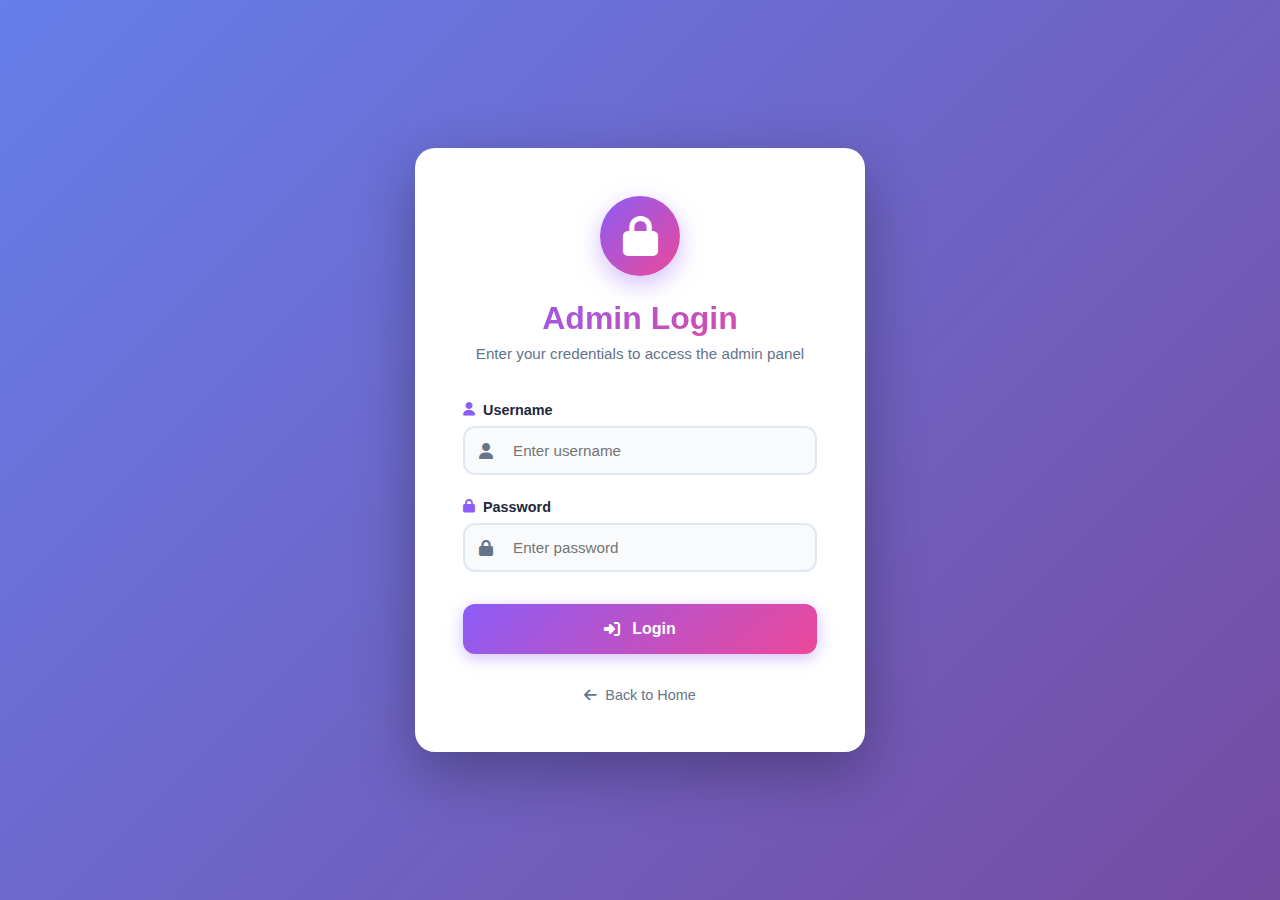
<file: login.html>
<!DOCTYPE html>
<html lang="en">
<head>
    <meta charset="UTF-8">
    <meta name="viewport" content="width=device-width, initial-scale=1.0">
    <title>Admin Login - Premium Vape Shop</title>
    <!-- Font Awesome for icons -->
    <link rel="stylesheet" href="https://cdnjs.cloudflare.com/ajax/libs/font-awesome/6.4.0/css/all.min.css">
    <style>
        * {
            margin: 0;
            padding: 0;
            box-sizing: border-box;
        }

        :root {
            --primary-purple: #8B5CF6;
            --secondary-purple: #EC4899;
            --dark-purple: #1E293B;
            --white: #ffffff;
            --light-gray: #F8FAFC;
            --medium-gray: #64748B;
            --border-color: #E2E8F0;
            --text-color: #334155;
            --error-red: #EF4444;
            --success-green: #10B981;
        }

        body {
            font-family: 'Segoe UI', Tahoma, Geneva, Verdana, sans-serif;
            background: linear-gradient(135deg, #667eea 0%, #764ba2 100%);
            min-height: 100vh;
            display: flex;
            align-items: center;
            justify-content: center;
            padding: 1rem;
        }

        .login-container {
            background: var(--white);
            border-radius: 20px;
            box-shadow: 0 20px 60px rgba(0, 0, 0, 0.3);
            padding: 3rem;
            max-width: 450px;
            width: 100%;
            animation: slideUp 0.5s ease-out;
        }

        @keyframes slideUp {
            from {
                opacity: 0;
                transform: translateY(30px);
            }
            to {
                opacity: 1;
                transform: translateY(0);
            }
        }

        .login-header {
            text-align: center;
            margin-bottom: 2.5rem;
        }

        .login-icon {
            width: 80px;
            height: 80px;
            background: linear-gradient(135deg, var(--primary-purple), var(--secondary-purple));
            border-radius: 50%;
            display: flex;
            align-items: center;
            justify-content: center;
            margin: 0 auto 1.5rem;
            box-shadow: 0 8px 24px rgba(139, 92, 246, 0.4);
            animation: pulse 2s ease-in-out infinite;
        }

        @keyframes pulse {
            0%, 100% {
                transform: scale(1);
                box-shadow: 0 8px 24px rgba(139, 92, 246, 0.4);
            }
            50% {
                transform: scale(1.05);
                box-shadow: 0 12px 32px rgba(139, 92, 246, 0.6);
            }
        }

        .login-icon i {
            font-size: 2.5rem;
            color: var(--white);
        }

        .login-header h1 {
            font-size: 2rem;
            font-weight: 800;
            color: var(--dark-purple);
            margin-bottom: 0.5rem;
            background: linear-gradient(135deg, var(--primary-purple), var(--secondary-purple));
            -webkit-background-clip: text;
            -webkit-text-fill-color: transparent;
            background-clip: text;
        }

        .login-header p {
            color: var(--medium-gray);
            font-size: 0.95rem;
        }

        .login-form {
            display: flex;
            flex-direction: column;
            gap: 1.5rem;
        }

        .form-group {
            display: flex;
            flex-direction: column;
            gap: 0.5rem;
        }

        .form-group label {
            font-weight: 600;
            color: var(--dark-purple);
            font-size: 0.9rem;
            display: flex;
            align-items: center;
            gap: 0.5rem;
        }

        .form-group label i {
            color: var(--primary-purple);
            font-size: 0.85rem;
        }

        .input-wrapper {
            position: relative;
        }

        .input-wrapper i {
            position: absolute;
            left: 1rem;
            top: 50%;
            transform: translateY(-50%);
            color: var(--medium-gray);
            font-size: 1rem;
        }

        .form-group input {
            width: 100%;
            padding: 0.875rem 1rem 0.875rem 3rem;
            border: 2px solid var(--border-color);
            border-radius: 12px;
            font-size: 0.95rem;
            font-family: inherit;
            transition: all 0.3s ease;
            background: var(--light-gray);
        }

        .form-group input:focus {
            outline: none;
            border-color: var(--primary-purple);
            background: var(--white);
            box-shadow: 0 0 0 4px rgba(139, 92, 246, 0.1);
        }

        .error-message {
            color: var(--error-red);
            font-size: 0.85rem;
            margin-top: -0.5rem;
            display: none;
            align-items: center;
            gap: 0.5rem;
        }

        .error-message.show {
            display: flex;
        }

        .login-btn {
            width: 100%;
            padding: 1rem;
            background: linear-gradient(135deg, var(--primary-purple), var(--secondary-purple));
            color: var(--white);
            border: none;
            border-radius: 12px;
            font-size: 1rem;
            font-weight: 700;
            cursor: pointer;
            transition: all 0.3s ease;
            display: flex;
            align-items: center;
            justify-content: center;
            gap: 0.75rem;
            box-shadow: 0 4px 16px rgba(139, 92, 246, 0.4);
            margin-top: 0.5rem;
        }

        .login-btn:hover {
            transform: translateY(-2px);
            box-shadow: 0 6px 24px rgba(139, 92, 246, 0.5);
        }

        .login-btn:active {
            transform: translateY(0);
        }

        .login-btn:disabled {
            opacity: 0.6;
            cursor: not-allowed;
            transform: none;
        }

        .back-link {
            text-align: center;
            margin-top: 2rem;
        }

        .back-link a {
            color: var(--medium-gray);
            text-decoration: none;
            font-size: 0.9rem;
            display: inline-flex;
            align-items: center;
            gap: 0.5rem;
            transition: color 0.3s ease;
        }

        .back-link a:hover {
            color: var(--primary-purple);
        }

        /* Responsive Design */
        @media (max-width: 768px) {
            .login-container {
                padding: 2rem 1.5rem;
            }

            .login-header h1 {
                font-size: 1.75rem;
            }

            .login-icon {
                width: 70px;
                height: 70px;
            }

            .login-icon i {
                font-size: 2rem;
            }
        }

        @media (max-width: 480px) {
            .login-container {
                padding: 1.5rem 1.25rem;
            }

            .login-header h1 {
                font-size: 1.5rem;
            }

            .form-group input {
                padding: 0.75rem 0.875rem 0.75rem 2.75rem;
                font-size: 0.9rem;
            }
        }
    </style>
</head>
<body>
    <div class="login-container">
        <div class="login-header">
            <div class="login-icon">
                <i class="fas fa-lock"></i>
            </div>
            <h1>Admin Login</h1>
            <p>Enter your credentials to access the admin panel</p>
        </div>

        <form class="login-form" id="loginForm">
            <div class="form-group">
                <label for="username">
                    <i class="fas fa-user"></i> Username
                </label>
                <div class="input-wrapper">
                    <i class="fas fa-user"></i>
                    <input type="text" id="username" name="username" placeholder="Enter username" required autocomplete="username">
                </div>
            </div>

            <div class="form-group">
                <label for="password">
                    <i class="fas fa-lock"></i> Password
                </label>
                <div class="input-wrapper">
                    <i class="fas fa-lock"></i>
                    <input type="password" id="password" name="password" placeholder="Enter password" required autocomplete="current-password">
                </div>
            </div>

            <div class="error-message" id="errorMessage">
                <i class="fas fa-exclamation-circle"></i>
                <span id="errorText">Invalid username or password</span>
            </div>

            <button type="submit" class="login-btn" id="loginBtn">
                <i class="fas fa-sign-in-alt"></i> Login
            </button>
        </form>

        <div class="back-link">
            <a href="index.html">
                <i class="fas fa-arrow-left"></i> Back to Home
            </a>
        </div>
    </div>

    <script>
        // Admin credentials
        const ADMIN_USERNAME = 'admin';
        const ADMIN_PASSWORD = 'admin123';

        // Check if already logged in
        if (sessionStorage.getItem('adminAuthenticated') === 'true') {
            window.location.href = 'admin.html';
        }

        const loginForm = document.getElementById('loginForm');
        const errorMessage = document.getElementById('errorMessage');
        const errorText = document.getElementById('errorText');
        const loginBtn = document.getElementById('loginBtn');

        loginForm.addEventListener('submit', function(e) {
            e.preventDefault();
            
            const username = document.getElementById('username').value.trim();
            const password = document.getElementById('password').value;

            // Clear previous errors
            errorMessage.classList.remove('show');
            loginBtn.disabled = true;
            loginBtn.innerHTML = '<i class="fas fa-spinner fa-spin"></i> Logging in...';

            // Simulate authentication check
            setTimeout(() => {
                if (username === ADMIN_USERNAME && password === ADMIN_PASSWORD) {
                    // Successful login
                    sessionStorage.setItem('adminAuthenticated', 'true');
                    sessionStorage.setItem('adminLoginTime', Date.now().toString());
                    
                    // Redirect to admin panel
                    window.location.href = 'admin.html';
                } else {
                    // Failed login
                    errorText.textContent = 'Invalid username or password. Please try again.';
                    errorMessage.classList.add('show');
                    loginBtn.disabled = false;
                    loginBtn.innerHTML = '<i class="fas fa-sign-in-alt"></i> Login';
                    
                    // Shake animation
                    loginForm.style.animation = 'shake 0.5s';
                    setTimeout(() => {
                        loginForm.style.animation = '';
                    }, 500);
                }
            }, 500); // Small delay for better UX
        });

        // Add shake animation
        const style = document.createElement('style');
        style.textContent = `
            @keyframes shake {
                0%, 100% { transform: translateX(0); }
                10%, 30%, 50%, 70%, 90% { transform: translateX(-10px); }
                20%, 40%, 60%, 80% { transform: translateX(10px); }
            }
        `;
        document.head.appendChild(style);

        // Allow Enter key to submit
        document.addEventListener('keydown', function(e) {
            if (e.key === 'Enter' && (e.target.id === 'username' || e.target.id === 'password')) {
                loginForm.dispatchEvent(new Event('submit'));
            }
        });
    </script>
</body>
</html>
</file>
<file: styles.css>
/* Reset and Base Styles */
* {
    margin: 0;
    padding: 0;
    box-sizing: border-box;
}

:root {
    /* Primary Colors - Modern Teal/Blue Gradient */
    --primary-purple: #0EA5E9;
    --secondary-purple: #06B6D4;
    --accent-blue: #3B82F6;
    --accent-cyan: #06B6D4;
    
    /* Secondary Colors - Vibrant Accents */
    --accent-purple: #8B5CF6;
    --accent-pink: #EC4899;
    --accent-orange: #F97316;
    
    /* Neutral Colors - Clean & Professional */
    --light-purple: #F0F9FF;
    --dark-purple: #0C4A6E;
    --white: #ffffff;
    --dark-gray: #0F172A;
    --medium-gray: #475569;
    --light-gray: #F1F5F9;
    --text-color: #1E293B;
    --border-color: #E2E8F0;
    
    /* Gradients - Modern & Eye-catching */
    --gradient-primary: linear-gradient(135deg, #0EA5E9 0%, #06B6D4 50%, #3B82F6 100%);
    --gradient-secondary: linear-gradient(135deg, #8B5CF6 0%, #EC4899 100%);
    --gradient-accent: linear-gradient(135deg, #F97316 0%, #EC4899 100%);
    --gradient-success: linear-gradient(135deg, #10B981 0%, #059669 100%);
    --gradient-card: linear-gradient(135deg, rgba(14, 165, 233, 0.05) 0%, rgba(6, 182, 212, 0.05) 100%);
    
    /* Shadows - Subtle & Refined with Glossy Effects */
    --shadow: 0 2px 12px rgba(14, 165, 233, 0.12), 0 0 0 1px rgba(255, 255, 255, 0.1) inset;
    --shadow-hover: 0 8px 30px rgba(14, 165, 233, 0.25), 0 0 0 1px rgba(255, 255, 255, 0.2) inset;
    --shadow-card: 0 4px 20px rgba(15, 23, 42, 0.08), 0 1px 3px rgba(0, 0, 0, 0.05);
    --shadow-lg: 0 10px 40px rgba(14, 165, 233, 0.15), 0 0 60px rgba(14, 165, 233, 0.1);
    --shadow-glow: 0 0 20px rgba(14, 165, 233, 0.4), 0 0 40px rgba(139, 92, 246, 0.2);
    
    /* Glassmorphism / Glossy Effects */
    --glass-bg: rgba(255, 255, 255, 0.7);
    --glass-border: rgba(255, 255, 255, 0.3);
    --glass-shadow: 0 8px 32px rgba(0, 0, 0, 0.1);
    
    /* Transitions */
    --transition: all 0.3s cubic-bezier(0.4, 0, 0.2, 1);
    --transition-fast: all 0.2s ease;
    --transition-slow: all 0.5s cubic-bezier(0.4, 0, 0.2, 1);
}

/* Reflection Animation */
@keyframes reflection {
    0% {
        transform: translateX(-100%);
        opacity: 0;
    }
    50% {
        opacity: 0.5;
    }
    100% {
        transform: translateX(200%);
        opacity: 0;
    }
}

@keyframes shimmer {
    0% {
        background-position: -200% center;
    }
    100% {
        background-position: 200% center;
    }
}

@keyframes pulse-glow {
    0%, 100% {
        box-shadow: 0 0 20px rgba(14, 165, 233, 0.4);
    }
    50% {
        box-shadow: 0 0 30px rgba(14, 165, 233, 0.6), 0 0 50px rgba(139, 92, 246, 0.3);
    }
}

@keyframes float {
    0%, 100% {
        transform: translateY(0px);
    }
    50% {
        transform: translateY(-10px);
    }
}

html {
    min-width: 1200px;
    overflow-x: auto;
    scroll-behavior: smooth;
}

body {
    font-family: 'Segoe UI', Tahoma, Geneva, Verdana, sans-serif;
    font-size: 0.9rem;
    line-height: 1.5;
    color: var(--text-color);
    background-color: var(--white);
    min-width: 1200px;
    -webkit-font-smoothing: antialiased;
    -moz-osx-font-smoothing: grayscale;
}

.container {
    max-width: 1400px;
    margin: 0 auto;
    padding: 0 20px;
}

/* Top Contact Bar */
.top-bar {
    background: var(--gradient-primary);
    color: var(--white);
    padding: 0.6rem 0;
    font-size: 0.75rem;
    box-shadow: var(--shadow);
    position: relative;
    overflow: hidden;
}

.top-bar::before {
    content: '';
    position: absolute;
    top: 0;
    left: 0;
    right: 0;
    bottom: 0;
    background: linear-gradient(135deg, rgba(255,255,255,0.1) 0%, transparent 100%);
    pointer-events: none;
}

.top-bar-content {
    display: flex;
    justify-content: space-between;
    align-items: center;
    flex-wrap: wrap;
    gap: 1rem;
}

.top-bar-left,
.top-bar-right {
    display: flex;
    align-items: center;
    gap: 1.5rem;
    flex-wrap: wrap;
}

.top-bar-content span,
.top-bar-content a {
    display: flex;
    align-items: center;
    gap: 0.5rem;
    color: var(--white);
    text-decoration: none;
    transition: var(--transition);
    padding: 0.25rem 0.5rem;
    border-radius: 4px;
}

.top-bar-content a:hover {
    background: rgba(255, 255, 255, 0.15);
    transform: translateY(-1px);
}

/* Main Header */
.main-header {
    background: var(--white);
    padding: 1.5rem 0;
    box-shadow: 0 2px 15px rgba(0, 0, 0, 0.08);
    position: sticky;
    top: 0;
    z-index: 1000;
    backdrop-filter: blur(10px);
}

.header-content {
    display: flex;
    justify-content: space-between;
    align-items: center;
    gap: 2rem;
    flex-wrap: wrap;
}

.logo-section {
    flex-shrink: 0;
}

.logo-link {
    display: flex;
    align-items: center;
    gap: 1rem;
    text-decoration: none;
    color: inherit;
    transition: var(--transition);
}

.logo-link:hover {
    transform: scale(1.02);
}

.logo-icon {
    display: flex;
    align-items: center;
    filter: drop-shadow(0 2px 4px rgba(139, 92, 246, 0.3));
}

.logo-text h1 {
    font-size: 1.4rem;
    color: var(--dark-purple);
    font-weight: 700;
    margin: 0;
    line-height: 1.2;
    letter-spacing: -0.5px;
}

.logo-text p {
    font-size: 0.7rem;
    color: var(--medium-gray);
    margin: 0;
}

.search-section {
    flex: 1;
    min-width: 300px;
    max-width: 600px;
}

.search-bar {
    display: flex;
    align-items: center;
    background: var(--light-gray);
    border-radius: 50px;
    padding: 0.6rem 1rem;
    gap: 0.75rem;
    border: 2px solid transparent;
    transition: var(--transition);
    box-shadow: 0 2px 8px rgba(0, 0, 0, 0.05);
}

.search-bar:focus-within {
    border-color: var(--primary-purple);
    box-shadow: 0 0 0 4px rgba(139, 92, 246, 0.1), 0 4px 12px rgba(139, 92, 246, 0.15);
    background: var(--white);
}

.search-bar i {
    color: var(--medium-gray);
    font-size: 1rem;
}

.search-bar input {
    border: none;
    background: transparent;
    outline: none;
    flex: 1;
    font-size: 0.85rem;
    color: var(--text-color);
}

.search-bar input::placeholder {
    color: var(--medium-gray);
}

.search-btn {
    background: linear-gradient(135deg, var(--primary-purple), var(--secondary-purple));
    color: var(--white);
    border: none;
    border-radius: 50px;
    padding: 0.6rem 1.5rem;
    cursor: pointer;
    font-weight: 600;
    font-size: 0.9rem;
    transition: var(--transition);
    display: flex;
    align-items: center;
    gap: 0.5rem;
    box-shadow: 0 2px 8px rgba(139, 92, 246, 0.3);
    position: relative;
    overflow: hidden;
}

.search-btn::before {
    content: '';
    position: absolute;
    top: 50%;
    left: 50%;
    width: 0;
    height: 0;
    border-radius: 50%;
    background: rgba(255, 255, 255, 0.3);
    transform: translate(-50%, -50%);
    transition: width 0.6s, height 0.6s;
}

.search-btn:hover::before {
    width: 300px;
    height: 300px;
}

.search-btn:hover {
    transform: translateY(-2px);
    box-shadow: 0 4px 15px rgba(139, 92, 246, 0.4);
}

.search-btn:active {
    transform: translateY(0);
}

.header-actions {
    display: flex;
    align-items: center;
    gap: 1.5rem;
}

.action-item {
    display: flex;
    flex-direction: column;
    align-items: center;
    gap: 0.25rem;
    cursor: pointer;
    position: relative;
    padding: 0.6rem;
    border-radius: 12px;
    transition: var(--transition);
}

.action-item:hover {
    background: var(--light-gray);
    transform: translateY(-2px);
}

.action-item i {
    font-size: 1.3rem;
    color: var(--dark-purple);
    transition: var(--transition);
}

.action-item:hover i {
    color: var(--primary-purple);
    transform: scale(1.1);
}

.action-label {
    font-size: 0.75rem;
    color: var(--text-color);
    font-weight: 500;
}

.action-badge {
    position: absolute;
    top: 0.3rem;
    right: 0.3rem;
    background: var(--gradient-accent);
    color: var(--white);
    border-radius: 50%;
    width: 22px;
    height: 22px;
    display: flex;
    align-items: center;
    justify-content: center;
    font-size: 0.7rem;
    font-weight: 700;
    box-shadow: var(--shadow);
    animation: pulse 2s infinite;
}

@keyframes pulse {
    0%, 100% {
        transform: scale(1);
    }
    50% {
        transform: scale(1.1);
    }
}

/* Navigation Bar */
.nav-bar {
    background: var(--white);
    padding: 0;
    border-bottom: 3px solid transparent;
    border-image: var(--gradient-primary);
    border-image-slice: 1;
    box-shadow: var(--shadow-card);
    position: sticky;
    top: 0;
    z-index: 999;
    backdrop-filter: blur(10px);
    background: rgba(255, 255, 255, 0.95);
}

.mobile-menu-toggle {
    display: none;
    background: var(--primary-purple);
    color: var(--white);
    border: none;
    padding: 0.75rem 1rem;
    border-radius: 8px;
    font-size: 1.25rem;
    cursor: pointer;
    transition: all 0.3s ease;
    margin: 0.75rem 0;
}

.mobile-menu-toggle:hover {
    background: var(--secondary-purple);
    transform: scale(1.05);
}

.mobile-menu-toggle i {
    display: block;
}

.nav-menu {
    display: flex;
    list-style: none;
    gap: 0;
    margin: 0;
    padding: 0;
    flex-wrap: wrap;
}

.nav-menu li {
    flex: 1;
    min-width: 120px;
}

.nav-menu a {
    display: flex;
    align-items: center;
    justify-content: center;
    gap: 0.5rem;
    padding: 1.1rem;
    color: var(--medium-gray);
    text-decoration: none;
    font-weight: 600;
    transition: var(--transition);
    border-bottom: 3px solid transparent;
    position: relative;
    font-size: 0.95rem;
}

.nav-menu a:hover,
.nav-menu a.active {
    color: var(--primary-purple);
    background: var(--gradient-card);
}

.nav-menu a::before {
    content: '';
    position: absolute;
    bottom: 0;
    left: 0;
    width: 0;
    height: 3px;
    background: var(--primary-purple);
    transition: width 0.3s ease;
}

.nav-menu a:hover::before,
.nav-menu a.active::before {
    width: 100%;
}

.nav-menu a:hover,
.nav-menu a.active {
    background: var(--gradient-card);
    color: var(--primary-purple);
}

.nav-menu a.admin-link {
    background: var(--gradient-primary);
    color: var(--white);
    border-bottom-color: var(--primary-purple);
}

.nav-menu a.admin-link:hover {
    background: var(--gradient-secondary);
    transform: translateY(-2px);
    box-shadow: var(--shadow-hover);
}

/* Hero Slider - Full Width Banner Style */
.hero-slider {
    position: relative;
    width: 100%;
    height: 500px;
    overflow: hidden;
    margin-bottom: 3rem;
    border-radius: 0 0 20px 20px;
    box-shadow: 0 10px 30px rgba(0, 0, 0, 0.15);
    background: var(--light-gray);
}

.slider-container {
    position: relative;
    width: 100%;
    height: 100%;
    display: block;
}

.slider-wrapper {
    position: relative;
    width: 100%;
    height: 100%;
    display: block;
}

.slide {
    position: absolute;
    top: 0;
    left: 0;
    width: 100%;
    height: 100%;
    opacity: 0;
    transition: opacity 0.8s ease-in-out;
    display: block;
    background: transparent;
    padding: 0;
    box-sizing: border-box;
    overflow: hidden;
}

.slide.active {
    opacity: 1;
    z-index: 1;
}

.slide img {
    width: 100%;
    height: 100%;
    object-fit: cover;
    object-position: center center;
    display: block;
    background: transparent;
    transition: transform 0.5s ease;
    margin: 0;
    padding: 0;
}

.slide.active img {
    transform: scale(1);
}

.slide:hover img {
    transform: scale(1.02);
}

.slide.active img {
    transform: scale(1);
}

/* Ensure images load properly */
.slide img[src=""] {
    display: none;
}

.slide img:not([src]) {
    display: none;
}

.slide img[src=""] {
    display: none;
}

/* Enhanced image display with smooth fade-in animation */
.slide.active img {
    animation: fadeInSlide 0.6s ease-in-out;
}

@keyframes fadeInSlide {
    from {
        opacity: 0;
        transform: scale(1.02);
    }
    to {
        opacity: 1;
        transform: scale(1);
    }
}

.slide-placeholder {
    width: 100%;
    height: 100%;
    display: flex;
    flex-direction: column;
    align-items: center;
    justify-content: center;
    background: linear-gradient(135deg, var(--light-purple), var(--white));
    color: var(--medium-gray);
    font-size: 1.2rem;
}

.slide-placeholder i {
    font-size: 3rem;
    margin-bottom: 1rem;
    color: var(--primary-purple);
    animation: float 3s ease-in-out infinite;
}

@keyframes float {
    0%, 100% {
        transform: translateY(0);
    }
    50% {
        transform: translateY(-10px);
    }
}

.slider-nav {
    position: absolute;
    top: 50%;
    transform: translateY(-50%);
    width: 100%;
    display: flex;
    justify-content: space-between;
    padding: 0 20px;
    z-index: 10;
}

.slider-btn {
    background: rgba(255, 255, 255, 0.95);
    border: none;
    width: 55px;
    height: 55px;
    border-radius: 50%;
    font-size: 1.2rem;
    cursor: pointer;
    transition: var(--transition);
    color: var(--dark-purple);
    display: flex;
    align-items: center;
    justify-content: center;
    box-shadow: 0 4px 15px rgba(0, 0, 0, 0.2);
    backdrop-filter: blur(10px);
}

.slider-btn:hover {
    background: var(--white);
    transform: scale(1.15);
    box-shadow: var(--shadow-hover);
    color: var(--primary-purple);
}

.slider-btn:active {
    transform: scale(1.05);
}

.slider-dots {
    position: absolute;
    bottom: 25px;
    left: 50%;
    transform: translateX(-50%);
    display: flex;
    gap: 12px;
    z-index: 10;
    background: rgba(0, 0, 0, 0.3);
    padding: 0.5rem 1rem;
    border-radius: 30px;
    backdrop-filter: blur(10px);
}

.dot {
    width: 12px;
    height: 12px;
    border-radius: 50%;
    background: rgba(255, 255, 255, 0.6);
    cursor: pointer;
    transition: var(--transition);
    border: 2px solid transparent;
}

.dot:hover {
    background: rgba(255, 255, 255, 0.8);
    transform: scale(1.2);
}

.dot.active {
    background: var(--white);
    transform: scale(1.3);
    box-shadow: 0 0 10px rgba(255, 255, 255, 0.8);
}

/* Section Styles */
.section-header {
    text-align: center;
    margin-bottom: 3rem;
    position: relative;
}

.section-title {
    font-size: 3.5rem;   /* Bigger title */
    color: var(--dark-purple);
    font-weight: 800;
    margin-bottom: 0.5rem;
    display: flex;
    align-items: center;
    justify-content: center;
    gap: 1rem;
    position: relative;
    letter-spacing: 1px;
    text-transform: uppercase;
}
@media (max-width: 768px) {
    .section-title {
        font-size: 2.2rem;
    }
}

.section-title::after {
    content: '';
    position: absolute;
    bottom: -10px;
    left: 50%;
    transform: translateX(-50%);
    width: 80px;
    height: 4px;
    background: var(--gradient-primary);
    border-radius: 2px;
}

.section-title i {
    background: var(--gradient-primary);
    -webkit-background-clip: text;
    -webkit-text-fill-color: transparent;
    background-clip: text;
    font-size: 2rem;
}

.section-subtitle {
    font-size: 1.1rem;
    color: var(--medium-gray);
    margin-top: 1rem;
    font-weight: 400;
}

.brands-section,
.featured-section,
.products-section {
    padding: 4rem 0;
}

.brands-section {
    background: linear-gradient(180deg, var(--light-gray) 0%, var(--white) 100%);
    padding-bottom: 1.5rem;
}

.featured-section {
    background: var(--white);
    padding-top: 1.5rem;
}

.products-section {
    background: linear-gradient(180deg, var(--white) 0%, var(--light-gray) 100%);
}

/* Brands Filter Container */
.brands-filter-container {
    max-width: 1200px;
    margin: 0 auto;
    padding: 1rem 0;
}

.brand-filter-btn {
    background: var(--white);
    border: 2px solid var(--border-color);
    border-radius: 50px;
    padding: 0.85rem 1.75rem;
    font-size: 1rem;
    font-weight: 600;
    color: var(--text-color);
    cursor: pointer;
    transition: var(--transition);
    display: inline-flex;
    align-items: center;
    gap: 0.75rem;
    margin-bottom: 1.5rem;
    box-shadow: 0 2px 8px rgba(0, 0, 0, 0.05);
    position: relative;
    overflow: hidden;
}

.brand-filter-btn::before {
    content: '';
    position: absolute;
    top: 0;
    left: -100%;
    width: 100%;
    height: 100%;
    background: linear-gradient(90deg, transparent, rgba(139, 92, 246, 0.1), transparent);
    transition: left 0.5s;
}

.brand-filter-btn:hover::before {
    left: 100%;
}

.brand-filter-btn i {
    color: var(--primary-purple);
    font-size: 1.1rem;
    transition: var(--transition);
}

.brand-filter-btn:hover {
    border-color: var(--primary-purple);
    transform: translateY(-2px);
    box-shadow: 0 4px 12px rgba(139, 92, 246, 0.2);
}

.brand-filter-btn.active {
    background: linear-gradient(135deg, var(--light-purple), rgba(139, 92, 246, 0.1));
    border-color: var(--primary-purple);
    color: var(--primary-purple);
    box-shadow: 0 4px 15px rgba(139, 92, 246, 0.25);
}

.brand-filter-btn.active i {
    color: var(--primary-purple);
    transform: rotate(360deg);
}

/* Brands Buttons Grid */
.brands-buttons-grid {
    display: flex;
    flex-wrap: wrap;
    gap: 0.75rem;
    align-items: center;
}

.brand-card {
    background: var(--white);
    border: 2px solid var(--border-color);
    border-radius: 50px;
    padding: 0.6rem 1.25rem;
    display: inline-flex;
    align-items: center;
    gap: 0.75rem;
    cursor: pointer;
    transition: var(--transition);
    box-shadow: 0 2px 8px rgba(0, 0, 0, 0.05);
    position: relative;
    overflow: hidden;
    animation: fadeInScale 0.4s ease forwards;
    opacity: 0;
}

.brand-card:nth-child(1) { animation-delay: 0.05s; }
.brand-card:nth-child(2) { animation-delay: 0.1s; }
.brand-card:nth-child(3) { animation-delay: 0.15s; }
.brand-card:nth-child(4) { animation-delay: 0.2s; }
.brand-card:nth-child(5) { animation-delay: 0.25s; }
.brand-card:nth-child(6) { animation-delay: 0.3s; }
.brand-card:nth-child(7) { animation-delay: 0.35s; }
.brand-card:nth-child(8) { animation-delay: 0.4s; }
.brand-card:nth-child(9) { animation-delay: 0.45s; }
.brand-card:nth-child(10) { animation-delay: 0.5s; }
.brand-card:nth-child(11) { animation-delay: 0.55s; }
.brand-card:nth-child(12) { animation-delay: 0.6s; }

@keyframes fadeInScale {
    from {
        opacity: 0;
        transform: scale(0.8) translateY(10px);
    }
    to {
        opacity: 1;
        transform: scale(1) translateY(0);
    }
}

.brand-card::before {
    content: '';
    position: absolute;
    top: 0;
    left: -100%;
    width: 100%;
    height: 100%;
    background: linear-gradient(90deg, transparent, rgba(139, 92, 246, 0.1), transparent);
    transition: left 0.5s;
}

.brand-card:hover::before {
    left: 100%;
}

.brand-card:hover {
    transform: translateY(-3px) scale(1.05);
    border-color: var(--primary-purple);
    box-shadow: 0 4px 15px rgba(139, 92, 246, 0.25);
    background: var(--light-purple);
}

.brand-card:active {
    transform: translateY(-1px) scale(1.02);
}

.brand-card.selected {
    background: var(--gradient-card);
    border-color: var(--primary-purple);
    box-shadow: var(--shadow-hover);
}

.brand-icon {
    width: 36px;
    height: 36px;
    min-width: 36px;
    background: var(--gradient-primary);
    border-radius: 50%;
    display: flex;
    align-items: center;
    justify-content: center;
    font-size: 1rem;
    font-weight: 700;
    color: var(--white);
    transition: var(--transition);
    box-shadow: var(--shadow);
    flex-shrink: 0;
}

.brand-card:hover .brand-icon {
    transform: scale(1.15) rotate(5deg);
    box-shadow: 0 4px 12px rgba(139, 92, 246, 0.4);
}

.brand-card.selected .brand-icon {
    transform: scale(1.1);
    box-shadow: 0 4px 15px rgba(139, 92, 246, 0.5);
}

.brand-card h3 {
    color: var(--dark-purple);
    font-size: 0.95rem;
    font-weight: 600;
    margin: 0;
    transition: color 0.3s ease;
    white-space: nowrap;
}

.brand-card:hover h3,
.brand-card.selected h3 {
    color: var(--primary-purple);
    font-weight: 700;
}

.brand-card p {
    display: none;
}

/* Products Grid - Professional 5 Column Layout */
.products-grid {
    display: grid;
    grid-template-columns: repeat(5, 1fr);
    gap: 1.5rem;
}

/* Staggered animation delays for product cards */
.products-grid .product-card:nth-child(1) { animation-delay: 0.05s; }
.products-grid .product-card:nth-child(2) { animation-delay: 0.1s; }
.products-grid .product-card:nth-child(3) { animation-delay: 0.15s; }
.products-grid .product-card:nth-child(4) { animation-delay: 0.2s; }
.products-grid .product-card:nth-child(5) { animation-delay: 0.25s; }
.products-grid .product-card:nth-child(6) { animation-delay: 0.3s; }
.products-grid .product-card:nth-child(7) { animation-delay: 0.35s; }
.products-grid .product-card:nth-child(8) { animation-delay: 0.4s; }
.products-grid .product-card:nth-child(9) { animation-delay: 0.45s; }
.products-grid .product-card:nth-child(10) { animation-delay: 0.5s; }
.products-grid .product-card:nth-child(n+11) { animation-delay: 0.55s; }

/* Responsive: Show fewer columns on smaller screens */
@media (max-width: 1400px) {
    .products-grid {
        grid-template-columns: repeat(4, 1fr);
        gap: 1.4rem;
    }
}

@media (max-width: 1100px) {
    .products-grid {
        grid-template-columns: repeat(3, 1fr);
        gap: 1.25rem;
    }
    
    .product-image-wrapper {
        height: 200px;
    }
    
    .product-name {
        font-size: 0.85rem;
    }
    
    .product-price {
        font-size: 1rem;
    }
}

@media (max-width: 768px) {
    .products-grid {
        grid-template-columns: repeat(2, 1fr);
        gap: 1rem;
    }
    
    .product-card {
        border-radius: 16px;
    }
    
    .product-image-wrapper {
        height: 180px;
    }
    
    .product-info {
        padding: 0.875rem;
        gap: 0.625rem;
    }
    
    .product-name {
        font-size: 0.8rem;
        line-height: 1.25;
    }
    
    .product-price {
        font-size: 1rem;
    }
    
    .product-badges {
        gap: 0.5rem;
    }
    
    .product-badge {
        padding: 0.45rem 0.8rem;
        font-size: 0.75rem;
    }
    
    .product-actions-row {
        flex-direction: column;
        gap: 0.75rem;
    }
    
    .btn-view-product,
    .btn-quick-order {
        width: 100%;
        padding: 0.8rem 1rem;
    }
    
    .product-stock-badge {
        position: absolute;
        top: 0.75rem;
        left: 0.75rem;
        padding: 0.5rem 0.875rem;
        border-radius: 20px;
        font-size: 0.75rem;
        font-weight: 600;
        display: flex;
        align-items: center;
        gap: 0.4rem;
        z-index: 2;
        box-shadow: 0 2px 8px rgba(0, 0, 0, 0.15);
        backdrop-filter: blur(4px);
    }
    
    .product-status-available {
        background: linear-gradient(135deg, #10B981, #059669);
        color: white;
    }
    
    .product-status-out-of-stock {
        background: linear-gradient(135deg, #EF4444, #DC2626);
        color: white;
    }
    
    .product-status-coming-soon {
        background: linear-gradient(135deg, #F59E0B, #D97706);
        color: white;
    }
    
    .product-stock-badge {
        top: 10px;
        right: 10px;
        padding: 0.5rem 0.9rem;
        font-size: 0.75rem;
    }
    
    .product-flavour-hint {
        padding: 0.875rem 1rem;
        gap: 0.75rem;
    }
    
    .flavour-hint-icon {
        width: 32px;
        height: 32px;
        min-width: 32px;
    }
    
    .flavour-hint-text {
        font-size: 0.8rem;
    }
}

@media (max-width: 480px) {
    .products-grid {
        grid-template-columns: 1fr;
        gap: 1rem;
    }
    
    .product-image-wrapper {
        height: 200px;
    }
    
    .product-card:hover {
        transform: translateY(-4px);
    }
}


.product-card {
    background: var(--white);
    border-radius: 20px;
    overflow: hidden;
    box-shadow: 0 2px 12px rgba(0, 0, 0, 0.08), 0 1px 3px rgba(0, 0, 0, 0.05);
    cursor: pointer;
    border: 1px solid rgba(226, 232, 240, 0.8);
    display: flex;
    flex-direction: column;
    position: relative;
    transition: all 0.4s cubic-bezier(0.4, 0, 0.2, 1);
    height: 100%;
    animation: fadeInUp 0.6s ease forwards;
    opacity: 0;
}

@keyframes fadeInUp {
    from {
        opacity: 0;
        transform: translateY(20px);
    }
    to {
        opacity: 1;
        transform: translateY(0);
    }
}

.product-card:hover {
    transform: translateY(-8px);
    box-shadow: 0 12px 32px rgba(139, 92, 246, 0.15), 0 4px 12px rgba(0, 0, 0, 0.1);
    border-color: rgba(139, 92, 246, 0.3);
}

.product-card::before {
    content: '';
    position: absolute;
    top: 0;
    left: 0;
    right: 0;
    height: 4px;
    background: linear-gradient(90deg, #8B5CF6, #3B82F6, #8B5CF6);
    background-size: 200% 100%;
    transform: scaleX(0);
    transition: transform 0.4s ease;
    z-index: 1;
}

.product-card:hover::before {
    transform: scaleX(1);
    animation: shimmer 2s infinite;
}

@keyframes shimmer {
    0% {
        background-position: 200% 0;
    }
    100% {
        background-position: -200% 0;
    }
}

.product-stock-badge {
    position: absolute;
    top: 8px;
    right: 8px;
    background: linear-gradient(135deg, #10B981, #059669);
    color: var(--white);
    padding: 0.3rem 0.7rem;
    border-radius: 18px;
    font-size: 0.65rem;
    font-weight: 700;
    z-index: 10;
    box-shadow: 0 4px 12px rgba(16, 185, 129, 0.4), 0 2px 4px rgba(16, 185, 129, 0.2);
    display: flex;
    align-items: center;
    gap: 0.35rem;
    text-transform: uppercase;
    letter-spacing: 0.5px;
    backdrop-filter: blur(10px);
    animation: pulse-badge 2s ease-in-out infinite;
}

.product-status-available {
    background: linear-gradient(135deg, #10B981, #059669) !important;
    box-shadow: 0 4px 12px rgba(16, 185, 129, 0.4), 0 2px 4px rgba(16, 185, 129, 0.2) !important;
}

.product-status-out-of-stock {
    background: linear-gradient(135deg, #EF4444, #DC2626) !important;
    box-shadow: 0 4px 12px rgba(239, 68, 68, 0.4), 0 2px 4px rgba(239, 68, 68, 0.2) !important;
    animation: none;
}

.product-status-coming-soon {
    background: linear-gradient(135deg, #F59E0B, #D97706) !important;
    box-shadow: 0 4px 12px rgba(245, 158, 11, 0.4), 0 2px 4px rgba(245, 158, 11, 0.2) !important;
    animation: pulse-badge 2s ease-in-out infinite;
}

@keyframes pulse-badge {
    0%, 100% {
        box-shadow: 0 4px 12px rgba(16, 185, 129, 0.4), 0 2px 4px rgba(16, 185, 129, 0.2);
    }
    50% {
        box-shadow: 0 6px 16px rgba(16, 185, 129, 0.5), 0 4px 8px rgba(16, 185, 129, 0.3);
    }
}

.product-stock-badge i {
    font-size: 0.65rem;
    animation: checkPulse 2s ease-in-out infinite;
}

@keyframes checkPulse {
    0%, 100% {
        transform: scale(1);
    }
    50% {
        transform: scale(1.2);
    }
}

.product-featured-badge {
    position: absolute;
    top: 8px;
    left: 8px;
    background: linear-gradient(135deg, #F59E0B, #D97706);
    color: var(--white);
    padding: 0.3rem 0.7rem;
    border-radius: 18px;
    font-size: 0.65rem;
    font-weight: 700;
    z-index: 10;
    box-shadow: 0 4px 12px rgba(245, 158, 11, 0.4), 0 2px 4px rgba(245, 158, 11, 0.2);
    display: flex;
    align-items: center;
    gap: 0.35rem;
    text-transform: uppercase;
    letter-spacing: 0.5px;
    backdrop-filter: blur(10px);
    animation: featuredPulse 2.5s ease-in-out infinite;
}

@keyframes featuredPulse {
    0%, 100% {
        box-shadow: 0 4px 12px rgba(245, 158, 11, 0.4), 0 2px 4px rgba(245, 158, 11, 0.2);
        transform: scale(1);
    }
    50% {
        box-shadow: 0 6px 16px rgba(245, 158, 11, 0.5), 0 4px 8px rgba(245, 158, 11, 0.3);
        transform: scale(1.05);
    }
}

.product-featured-badge i {
    font-size: 0.6rem;
    animation: starRotate 3s linear infinite;
}

@keyframes starRotate {
    0% {
        transform: rotate(0deg) scale(1);
    }
    25% {
        transform: rotate(-15deg) scale(1.1);
    }
    50% {
        transform: rotate(0deg) scale(1.2);
    }
    75% {
        transform: rotate(15deg) scale(1.1);
    }
    100% {
        transform: rotate(0deg) scale(1);
    }
}


.product-image-wrapper {
    position: relative;
    width: 100%;
    height: 220px;
    overflow: hidden;
    background: linear-gradient(135deg, #F8FAFC 0%, #F1F5F9 50%, #E2E8F0 100%);
    display: flex;
    align-items: center;
    justify-content: center;
    transition: all 0.4s ease;
}

.product-card:hover .product-image-wrapper {
    background: linear-gradient(135deg, #F0F9FF 0%, #E0F2FE 50%, #BAE6FD 100%);
}

.product-card img {
    width: 100%;
    height: 100%;
    object-fit: contain;
    display: block;
    padding: 0.875rem;
    transition: all 0.4s cubic-bezier(0.4, 0, 0.2, 1);
    filter: drop-shadow(0 4px 8px rgba(0, 0, 0, 0.05));
}

.product-card:hover img {
    transform: scale(1.05) translateY(-4px);
    filter: drop-shadow(0 8px 16px rgba(0, 0, 0, 0.1));
}


.product-info {
    padding: 1rem;
    flex: 1;
    display: flex;
    flex-direction: column;
    gap: 0.625rem;
    background: linear-gradient(to bottom, rgba(255, 255, 255, 0.95), rgba(255, 255, 255, 1));
}

.product-header-row {
    display: flex;
    justify-content: space-between;
    align-items: flex-start;
    gap: 1rem;
}

.product-name {
    color: var(--dark-purple);
    font-size: 0.875rem;
    font-weight: 700;
    line-height: 1.25;
    margin: 0;
    flex: 1;
    transition: color 0.3s ease;
    display: -webkit-box;
    -webkit-line-clamp: 2;
    -webkit-box-orient: vertical;
    overflow: hidden;
}

.product-card:hover .product-name {
    color: #8B5CF6;
}

.product-price {
    font-size: 1.1rem;
    font-weight: 800;
    background: linear-gradient(135deg, #8B5CF6, #3B82F6);
    -webkit-background-clip: text;
    -webkit-text-fill-color: transparent;
    background-clip: text;
    white-space: nowrap;
    letter-spacing: -0.5px;
    position: relative;
    transition: all 0.3s ease;
}

.product-card:hover .product-price {
    transform: scale(1.05);
}

.product-flavour {
    display: flex;
    flex-wrap: wrap;
    gap: 0.5rem;
    margin-bottom: 0.75rem;
}

.flavour-tag {
    display: inline-block;
    padding: 0.3rem 0.75rem;
    border-radius: 20px;
    font-size: 0.75rem;
    background: linear-gradient(135deg, var(--light-purple), rgba(139, 92, 246, 0.1));
    color: var(--dark-purple);
    width: fit-content;
    font-weight: 500;
    border: 1px solid var(--light-purple);
    transition: var(--transition);
}

/* Static design - removed hover effects */

.product-badges {
    display: flex;
    flex-wrap: wrap;
    gap: 0.5rem;
}

.product-badge {
    display: inline-flex;
    align-items: center;
    gap: 0.35rem;
    padding: 0.35rem 0.65rem;
    border-radius: 18px;
    font-size: 0.65rem;
    font-weight: 600;
    background: linear-gradient(135deg, rgba(139, 92, 246, 0.12), rgba(139, 92, 246, 0.08));
    color: #7C3AED;
    border: 1.5px solid rgba(139, 92, 246, 0.25);
    transition: all 0.3s ease;
    backdrop-filter: blur(10px);
}

.product-badge:hover {
    transform: translateY(-2px);
    box-shadow: 0 4px 8px rgba(139, 92, 246, 0.2);
    background: linear-gradient(135deg, rgba(139, 92, 246, 0.18), rgba(139, 92, 246, 0.12));
    border-color: rgba(139, 92, 246, 0.4);
}

.product-badge i {
    font-size: 0.65rem;
    color: #8B5CF6;
}

.product-badge-brand {
    background: linear-gradient(135deg, rgba(59, 130, 246, 0.12), rgba(59, 130, 246, 0.08));
    color: #2563EB;
    border-color: rgba(59, 130, 246, 0.25);
}

.product-badge-brand i {
    color: #3B82F6;
}

.product-badge-flavor {
    background: linear-gradient(135deg, rgba(236, 72, 153, 0.12), rgba(236, 72, 153, 0.08));
    color: #DB2777;
    border-color: rgba(236, 72, 153, 0.25);
}

.product-badge-flavor i {
    color: #EC4899;
}

.product-flavour-hint {
    display: flex;
    align-items: center;
    gap: 0.625rem;
    padding: 0.625rem 0.875rem;
    border-radius: 10px;
    background: linear-gradient(135deg, #F0F9FF, #E0F2FE);
    border: 2px dashed #3B82F6;
    margin: 0.125rem 0;
    transition: all 0.3s ease;
}

.product-card:hover .product-flavour-hint {
    border-color: #8B5CF6;
    background: linear-gradient(135deg, #F3E8FF, #F0F9FF);
    transform: translateX(4px);
}

.flavour-hint-icon {
    width: 24px;
    height: 24px;
    min-width: 24px;
    border-radius: 50%;
    background: linear-gradient(135deg, #3B82F6, #8B5CF6);
    display: flex;
    align-items: center;
    justify-content: center;
    flex-shrink: 0;
    box-shadow: 0 2px 8px rgba(59, 130, 246, 0.3);
    animation: iconPulse 2s ease-in-out infinite;
}

@keyframes iconPulse {
    0%, 100% {
        transform: scale(1);
    }
    50% {
        transform: scale(1.1);
    }
}

.flavour-hint-icon i {
    color: var(--white);
    font-size: 0.65rem;
}

.flavour-hint-text {
    color: #1E40AF;
    font-size: 0.7rem;
    font-weight: 600;
    line-height: 1.3;
}

.product-description {
    color: var(--text-color);
    font-size: 0.85rem;
    margin-bottom: 1rem;
    display: -webkit-box;
    -webkit-line-clamp: 2;
    -webkit-box-orient: vertical;
    overflow: hidden;
    flex: 1;
    line-height: 1.5;
    opacity: 0.8;
}


.product-actions-row {
    display: flex;
    gap: 0.625rem;
    margin-top: auto;
    padding-top: 0.625rem;
    border-top: 1px solid rgba(226, 232, 240, 0.8);
}

.btn-view-product {
    flex: 1;
    background: var(--white);
    color: #8B5CF6;
    border: 2px solid rgba(139, 92, 246, 0.3);
    padding: 0.55rem 0.875rem;
    border-radius: 8px;
    font-weight: 700;
    font-size: 0.75rem;
    cursor: pointer;
    display: flex;
    align-items: center;
    justify-content: center;
    gap: 0.4rem;
    transition: all 0.3s cubic-bezier(0.4, 0, 0.2, 1);
    position: relative;
    overflow: hidden;
}

.btn-view-product::before {
    content: '';
    position: absolute;
    top: 50%;
    left: 50%;
    width: 0;
    height: 0;
    border-radius: 50%;
    background: rgba(139, 92, 246, 0.1);
    transform: translate(-50%, -50%);
    transition: width 0.6s, height 0.6s;
}

.btn-view-product:hover::before {
    width: 300px;
    height: 300px;
}

.btn-view-product:hover {
    border-color: #8B5CF6;
    background: linear-gradient(135deg, #F3E8FF, #EDE9FE);
    transform: translateY(-2px);
    box-shadow: 0 4px 12px rgba(139, 92, 246, 0.2);
    color: #7C3AED;
}

.btn-view-product:active {
    transform: translateY(0);
}

.btn-view-product i {
    font-size: 0.75rem;
    transition: transform 0.3s ease;
}

.btn-view-product:hover i {
    transform: translateX(2px);
}

.btn-quick-order {
    flex: 1;
    background: linear-gradient(135deg, #8B5CF6 0%, #3B82F6 100%);
    color: var(--white);
    border: none;
    padding: 0.55rem 0.875rem;
    border-radius: 8px;
    font-weight: 700;
    font-size: 0.75rem;
    cursor: pointer;
    display: flex;
    align-items: center;
    justify-content: center;
    gap: 0.4rem;
    transition: all 0.3s cubic-bezier(0.4, 0, 0.2, 1);
    box-shadow: 0 4px 12px rgba(139, 92, 246, 0.35), 0 2px 4px rgba(139, 92, 246, 0.2);
    position: relative;
    overflow: hidden;
}

.btn-quick-order::before {
    content: '';
    position: absolute;
    top: 50%;
    left: 50%;
    width: 0;
    height: 0;
    border-radius: 50%;
    background: rgba(255, 255, 255, 0.3);
    transform: translate(-50%, -50%);
    transition: width 0.6s, height 0.6s;
}

.btn-quick-order:hover::before {
    width: 300px;
    height: 300px;
}

.btn-quick-order:hover {
    background: linear-gradient(135deg, #7C3AED 0%, #2563EB 100%);
    box-shadow: 0 6px 20px rgba(139, 92, 246, 0.5), 0 4px 8px rgba(139, 92, 246, 0.3);
    transform: translateY(-3px);
}

.btn-quick-order:active {
    transform: translateY(-1px);
}

.btn-quick-order i {
    font-size: 0.75rem;
    transition: transform 0.3s ease;
}

.btn-quick-order:hover i {
    transform: scale(1.2) rotate(5deg);
}

.view-details-btn-small {
    background: var(--light-gray);
    color: var(--primary-purple);
    border: 2px solid var(--primary-purple);
    padding: 0.65rem;
    border-radius: 8px;
    cursor: pointer;
    transition: var(--transition);
    display: flex;
    align-items: center;
    justify-content: center;
    min-width: 40px;
    height: 40px;
}

.view-details-btn-small:hover {
    background: var(--gradient-primary);
    color: var(--white);
    transform: translateY(-2px);
    box-shadow: var(--shadow);
    border-color: transparent;
}

.product-price {
    font-size: 1.5rem;
    font-weight: 700;
    background: var(--gradient-primary);
    -webkit-background-clip: text;
    -webkit-text-fill-color: transparent;
    background-clip: text;
    letter-spacing: -0.5px;
}

.add-to-cart-btn {
    background: var(--gradient-primary);
    color: var(--white);
    border: none;
    padding: 0.65rem 1.25rem;
    border-radius: 8px;
    cursor: pointer;
    font-weight: 600;
    font-size: 0.85rem;
    transition: var(--transition);
    display: flex;
    align-items: center;
    gap: 0.5rem;
    box-shadow: var(--shadow);
    position: relative;
    overflow: hidden;
}

.add-to-cart-btn::before {
    content: '';
    position: absolute;
    top: 50%;
    left: 50%;
    width: 0;
    height: 0;
    border-radius: 50%;
    background: rgba(255, 255, 255, 0.3);
    transform: translate(-50%, -50%);
    transition: width 0.6s, height 0.6s;
}

.add-to-cart-btn:hover::before {
    width: 300px;
    height: 300px;
}

.add-to-cart-btn:hover {
    transform: translateY(-3px);
    box-shadow: var(--shadow-hover);
    background: var(--gradient-secondary);
}

.add-to-cart-btn:active {
    transform: translateY(-1px);
}

.add-to-cart-btn i {
    font-size: 0.9rem;
}

/* Filter Bar - Professional Design */
.filter-bar {
    display: flex;
    flex-direction: column;
    margin-bottom: 2.5rem;
    padding: 1.75rem 2rem;
    background: var(--white);
    border-radius: 16px;
    box-shadow: 0 2px 12px rgba(0, 0, 0, 0.08), 0 1px 3px rgba(0, 0, 0, 0.05);
    border: 1px solid var(--border-color);
    gap: 1.5rem;
}

.filter-bar-header {
    display: flex;
    justify-content: space-between;
    align-items: center;
    padding-bottom: 1rem;
    border-bottom: 2px solid var(--border-color);
}

.filter-bar-title {
    display: flex;
    align-items: center;
    gap: 0.5rem;
    font-size: 1rem;
    font-weight: 600;
    color: var(--primary-purple);
}

.filter-bar-title i {
    font-size: 1.1rem;
}

.filter-results-count {
    display: flex;
    align-items: center;
    gap: 0.5rem;
    font-size: 0.9rem;
    color: var(--medium-gray);
    font-weight: 500;
}

.filter-results-count span:first-child {
    color: var(--primary-purple);
    font-weight: 700;
    font-size: 1rem;
}

.filter-bar-content {
    display: flex;
    flex-direction: column;
    gap: 1.25rem;
}

.filter-search-box {
    position: relative;
    display: flex;
    align-items: center;
}

.filter-search-box i {
    position: absolute;
    left: 1rem;
    color: var(--medium-gray);
    font-size: 1rem;
    z-index: 1;
}

.filter-search-input {
    width: 100%;
    padding: 0.875rem 1rem 0.875rem 2.75rem;
    border: 2px solid var(--border-color);
    border-radius: 10px;
    font-size: 0.95rem;
    transition: var(--transition);
    background: var(--white);
}

.filter-search-input:focus {
    outline: none;
    border-color: var(--primary-purple);
    box-shadow: 0 0 0 3px rgba(139, 92, 246, 0.1);
    background: #FAFBFC;
}

.filter-group {
    display: grid;
    grid-template-columns: repeat(auto-fit, minmax(180px, 1fr));
    gap: 1rem;
    align-items: end;
}

.filter-item-wrapper {
    display: flex;
    flex-direction: column;
    gap: 0.5rem;
}

.filter-item-label {
    display: flex;
    align-items: center;
    gap: 0.5rem;
    font-size: 0.85rem;
    font-weight: 600;
    color: var(--text-color);
    text-transform: uppercase;
    letter-spacing: 0.5px;
}

.filter-item-label i {
    color: var(--primary-purple);
    font-size: 0.9rem;
}

.filter-label {
    font-weight: 600;
    color: var(--primary-purple);
    display: flex;
    align-items: center;
    gap: 0.5rem;
    font-size: 0.95rem;
    margin-bottom: 0.25rem;
}

.filter-label i {
    color: var(--primary-purple);
    font-size: 1rem;
}

.filter-select {
    padding: 0.875rem 1.25rem;
    border: 2px solid var(--border-color);
    border-radius: 10px;
    font-size: 0.95rem;
    background: var(--light-gray);
    cursor: pointer;
    transition: var(--transition);
    color: var(--text-color);
    font-weight: 500;
    min-width: 180px;
    width: 100%;
    appearance: none;
    background-image: url("data:image/svg+xml,%3Csvg xmlns='http://www.w3.org/2000/svg' width='12' height='12' viewBox='0 0 12 12'%3E%3Cpath fill='%238B5CF6' d='M6 9L1 4h10z'/%3E%3C/svg%3E");
    background-repeat: no-repeat;
    background-position: right 1rem center;
    padding-right: 2.5rem;
}

.filter-select:hover {
    border-color: var(--primary-purple);
    background-color: var(--white);
}

.filter-select:focus {
    outline: none;
    border-color: var(--primary-purple);
    background-color: var(--white);
    box-shadow: 0 0 0 3px rgba(139, 92, 246, 0.1);
}

.filter-select:hover {
    border-color: var(--primary-purple);
    box-shadow: 0 2px 8px rgba(139, 92, 246, 0.15);
}

.filter-select:focus {
    outline: none;
    border-color: var(--primary-purple);
    box-shadow: 0 0 0 4px rgba(139, 92, 246, 0.1);
}

.filter-bar-footer {
    display: flex;
    justify-content: space-between;
    align-items: center;
    padding-top: 1rem;
    border-top: 1px solid var(--border-color);
    flex-wrap: wrap;
    gap: 1rem;
}

.active-filters-index {
    display: flex;
    align-items: center;
    gap: 0.75rem;
    flex-wrap: wrap;
    flex: 1;
}

.active-filters-label-index {
    font-size: 0.85rem;
    font-weight: 600;
    color: var(--medium-gray);
    text-transform: uppercase;
    letter-spacing: 0.5px;
}

.active-filters-list-index {
    display: flex;
    flex-wrap: wrap;
    gap: 0.5rem;
}

.active-filter-tag-index {
    display: flex;
    align-items: center;
    gap: 0.5rem;
    padding: 0.5rem 0.75rem;
    background: linear-gradient(135deg, #E0F2FE, #BAE6FD);
    border: 1px solid var(--primary-purple);
    border-radius: 20px;
    font-size: 0.85rem;
    color: var(--text-color);
}

.filter-tag-label-index {
    font-weight: 600;
    color: var(--primary-purple);
}

.filter-tag-value-index {
    font-weight: 500;
}

.filter-tag-remove-index {
    background: transparent;
    border: none;
    color: var(--primary-purple);
    cursor: pointer;
    padding: 0.25rem;
    border-radius: 50%;
    display: flex;
    align-items: center;
    justify-content: center;
    transition: var(--transition);
    width: 20px;
    height: 20px;
}

.filter-tag-remove-index:hover {
    background: var(--primary-purple);
    color: var(--white);
    transform: rotate(90deg);
}

.btn-clear-filters-index {
    padding: 0.875rem 1.5rem;
    background: linear-gradient(135deg, #F1F5F9, #E2E8F0);
    color: var(--text-color);
    border: 2px solid var(--border-color);
    border-radius: 10px;
    font-size: 0.95rem;
    font-weight: 600;
    cursor: pointer;
    transition: var(--transition);
    display: flex;
    align-items: center;
    justify-content: center;
    gap: 0.5rem;
    white-space: nowrap;
    height: fit-content;
}

.btn-clear-filters-index:hover {
    background: linear-gradient(135deg, #EF4444, #DC2626);
    color: var(--white);
    border-color: #EF4444;
    transform: translateY(-1px);
    box-shadow: 0 4px 12px rgba(239, 68, 68, 0.3);
}

/* Loading State */
.loading {
    text-align: center;
    padding: 4rem;
    color: var(--text-color);
    font-size: 1.1rem;
    grid-column: 1 / -1;
    display: flex;
    flex-direction: column;
    align-items: center;
    gap: 1rem;
}

.loading::before {
    content: '';
    width: 50px;
    height: 50px;
    border: 4px solid var(--light-purple);
    border-top-color: var(--primary-purple);
    border-radius: 50%;
    animation: spin 1s linear infinite;
}

@keyframes spin {
    to {
        transform: rotate(360deg);
    }
}

/* Footer */
.footer {
    background: linear-gradient(180deg, var(--dark-gray) 0%, #111827 100%);
    color: var(--white);
    padding: 4rem 0 1.5rem;
    margin-top: 4rem;
    box-shadow: 0 -5px 20px rgba(0, 0, 0, 0.1);
}

.footer-content {
    display: grid;
    grid-template-columns: repeat(auto-fit, minmax(250px, 1fr));
    gap: 2.5rem;
    margin-bottom: 2.5rem;
}

.footer-column h3 {
    font-size: 1.3rem;
    margin-bottom: 1.25rem;
    color: var(--white);
    font-weight: 700;
    position: relative;
    padding-bottom: 0.75rem;
}

.footer-column h3::after {
    content: '';
    position: absolute;
    bottom: 0;
    left: 0;
    width: 50px;
    height: 3px;
    background: var(--gradient-primary);
    border-radius: 2px;
}

.footer-logo {
    display: flex;
    align-items: center;
    gap: 1rem;
    margin-bottom: 1.25rem;
}

.footer-logo h3 {
    margin: 0;
    color: var(--white);
    padding-bottom: 0;
}

.footer-logo h3::after {
    display: none;
}

.footer-column p {
    color: #D1D5DB;
    font-size: 0.95rem;
    line-height: 1.7;
    margin-bottom: 1.5rem;
}

.social-icons {
    display: flex;
    gap: 0.75rem;
}

.social-icon {
    width: 42px;
    height: 42px;
    border-radius: 50%;
    background: var(--gradient-primary);
    display: flex;
    align-items: center;
    justify-content: center;
    color: var(--white);
    text-decoration: none;
    transition: var(--transition);
    box-shadow: var(--shadow);
}

.social-icon:hover {
    background: var(--gradient-secondary);
    transform: translateY(-4px) scale(1.1);
    box-shadow: var(--shadow-hover);
}

.footer-links {
    list-style: none;
}

.footer-links li {
    margin-bottom: 0.85rem;
}

.footer-links a,
.footer-links li {
    color: #D1D5DB;
    text-decoration: none;
    font-size: 0.95rem;
    display: flex;
    align-items: center;
    gap: 0.75rem;
    transition: var(--transition);
    padding: 0.25rem 0;
}

.footer-links a:hover {
    color: var(--white);
    transform: translateX(5px);
    padding-left: 0.5rem;
}

.footer-links i {
    width: 20px;
    color: var(--primary-purple);
}

.footer-bottom {
    display: flex;
    justify-content: space-between;
    align-items: center;
    padding-top: 2rem;
    border-top: 1px solid #374151;
    flex-wrap: wrap;
    gap: 1rem;
}

.footer-bottom p {
    color: #D1D5DB;
    font-size: 0.9rem;
    margin: 0;
}

.footer-bottom-links {
    display: flex;
    gap: 1.5rem;
}

.footer-bottom-links a {
    color: #D1D5DB;
    text-decoration: none;
    font-size: 0.9rem;
    transition: var(--transition);
    position: relative;
}

.footer-bottom-links a::after {
    content: '';
    position: absolute;
    bottom: -3px;
    left: 0;
    width: 0;
    height: 2px;
    background: var(--primary-purple);
    transition: width 0.3s ease;
}

.footer-bottom-links a:hover {
    color: var(--white);
}

.footer-bottom-links a:hover::after {
    width: 100%;
}

/* Mobile (480px - 599px) */
@media (min-width: 480px) and (max-width: 599px) {
    .top-bar {
        padding: 0.5rem 0;
        font-size: 0.75rem;
    }
    
    .top-bar-content {
        flex-direction: column;
        gap: 0.5rem;
        text-align: center;
    }
    
    .top-bar-left,
    .top-bar-right {
        width: 100%;
        justify-content: center;
    }
    
    .logo-text h1 {
        font-size: 1.3rem;
    }
    
    .products-grid {
        grid-template-columns: repeat(2, 1fr);
        gap: 0.875rem;
    }
    
    .product-card {
        padding: 0.875rem;
    }
    
    .brand-icon {
        width: 40px;
        height: 40px;
        font-size: 1.1rem;
    }
    
    .brand-card {
        min-width: 100px;
        padding: 0.875rem 0.5rem;
    }
    
    .brand-card h3 {
        font-size: 0.8rem;
    }
    
    .section-title {
        font-size: 1.6rem;
    }
    
    .hero-slider {
        min-height: 350px;
        max-height: 500px;
        height: auto;
    }
    
    .slider-container,
    .slider-wrapper {
        min-height: 350px;
        max-height: 500px;
        height: auto;
    }
    
    .slide {
        padding: 0.5rem;
    }
    
    .slide img {
        width: 100%;
        height: auto;
        max-width: 100%;
        max-height: 100%;
        object-fit: contain;
        object-position: center center;
    }
}

/* Mobile Small (320px - 479px) */
@media (max-width: 479px) {
    .container {
        padding: 0 15px;
    }
    
    .top-bar {
        padding: 0.5rem 0;
        font-size: 0.7rem;
    }
    
    .top-bar-content {
        flex-direction: column;
        gap: 0.5rem;
        text-align: center;
    }
    
    .top-bar-left,
    .top-bar-right {
        flex-direction: column;
        gap: 0.5rem;
        width: 100%;
    }
    
    .main-header {
        padding: 1rem 0;
    }
    
    .logo-text h1 {
        font-size: 1.2rem;
    }
    
    .logo-text p {
        font-size: 0.7rem;
    }
    
    .search-bar {
        padding: 0.5rem 0.875rem;
    }
    
    .search-btn {
        padding: 0.5rem 1rem;
        font-size: 0.85rem;
    }
    
    .header-actions {
        gap: 0.5rem;
    }
    
    .action-btn {
        padding: 0.5rem;
        font-size: 0.9rem;
    }
    
    .nav-menu {
        gap: 0.25rem;
    }
    
    .nav-menu a {
        padding: 0.75rem 1rem;
        font-size: 0.9rem;
    }
    
    .hero-slider {
        height: 350px;
        min-height: 350px;
        border-radius: 8px;
    }
    
    .slider-container,
    .slider-wrapper {
        height: 100%;
        min-height: 350px;
    }
    
    .slide {
        padding: 0;
    }
    
    .slide img {
        width: 100%;
        height: 100%;
        object-fit: cover;
        object-position: center center;
        display: block;
    }
    
    .section-title {
        font-size: 1.5rem;
    }
    
    .section-title i {
        font-size: 1.3rem;
    }
    
    .products-grid {
        grid-template-columns: 1fr;
        gap: 1rem;
    }
    
    
    .product-card {
        padding: 1rem;
    }
    
    .brands-buttons-grid {
        justify-content: flex-start;
        overflow-x: auto;
        padding-bottom: 1rem;
        scroll-snap-type: x mandatory;
        -webkit-overflow-scrolling: touch;
    }
    
    .brand-icon {
        width: 38px;
        height: 38px;
        font-size: 1rem;
    }
    
    .brand-card {
        min-width: 95px;
        padding: 0.75rem 0.5rem;
        flex-shrink: 0;
        scroll-snap-align: start;
    }
    
    .brand-card h3 {
        font-size: 0.75rem;
    }
    
    .brand-filter-btn {
        font-size: 0.8rem;
        padding: 0.625rem 1.25rem;
    }
    
    .filter-bar {
        padding: 1rem;
        gap: 1rem;
    }
    
    .filter-group {
        flex-direction: column;
        width: 100%;
        gap: 0.75rem;
    }
    
    .filter-select {
        width: 100%;
        font-size: 0.9rem;
        padding: 0.75rem;
    }
    
    .footer {
        padding: 2rem 1.5rem 1rem;
    }
    
    .footer-content {
        grid-template-columns: 1fr;
        gap: 2rem;
    }
    
    .footer-section h3 {
        font-size: 1.1rem;
    }
    
    .footer-bottom {
        flex-direction: column;
        text-align: center;
        gap: 1rem;
        padding-top: 1.5rem;
    }
    
    .footer-bottom-links {
        flex-direction: column;
        gap: 0.75rem;
    }
}

/* Smooth Scrolling - Already defined above */

/* Enhanced Glossy Effects */
.product-card,
.brand-card,
.filter-bar,
.hero-slider {
    position: relative;
    backdrop-filter: blur(10px);
}

/* Removed hover-based shimmer effect - using static animations instead */

/* Enhanced Button Glossy Effects */
.btn-primary,
.search-btn,
.add-to-cart-btn,
.view-details-btn {
    position: relative;
    overflow: hidden;
    background: linear-gradient(135deg, #0EA5E9 0%, #06B6D4 50%, #3B82F6 100%);
    box-shadow: 0 4px 15px rgba(14, 165, 233, 0.3), 
                0 0 0 1px rgba(255, 255, 255, 0.2) inset,
                0 1px 0 rgba(255, 255, 255, 0.3) inset;
}

.btn-primary::before,
.search-btn::before,
.add-to-cart-btn::before,
.view-details-btn::before {
    content: '';
    position: absolute;
    top: -50%;
    left: -50%;
    width: 200%;
    height: 200%;
    background: linear-gradient(45deg, transparent 30%, rgba(255, 255, 255, 0.3) 50%, transparent 70%);
    transform: rotate(45deg);
    transition: left 0.6s ease;
}

.btn-primary:hover::before,
.search-btn:hover::before,
.add-to-cart-btn:hover::before,
.view-details-btn:hover::before {
    left: 100%;
}

/* Comprehensive Responsive Breakpoints */
/* Desktop Large (1920px and above) */
@media (min-width: 1920px) {
    .container {
        max-width: 1600px;
    }
    
    .products-grid {
        grid-template-columns: repeat(5, 1fr);
    }
}

/* Desktop (1400px - 1919px) */
@media (min-width: 1400px) and (max-width: 1919px) {
    .products-grid {
        grid-template-columns: repeat(5, 1fr);
    }
}

/* Laptop Large (1200px - 1399px) */
@media (min-width: 1200px) and (max-width: 1399px) {
    .products-grid {
        grid-template-columns: repeat(5, 1fr);
        gap: 1.2rem;
    }
    
    .mobile-menu-toggle {
        display: none;
    }
    
    .nav-menu {
        display: flex !important;
    }
    
    .container {
        padding: 0 30px;
    }
}

/* Laptop (1024px - 1199px) */
@media (min-width: 1024px) and (max-width: 1199px) {
    .products-grid {
        grid-template-columns: repeat(4, 1fr);
        gap: 1.1rem;
    }
    
    .header-content {
        gap: 1.5rem;
    }
    
    .search-section {
        max-width: 500px;
    }
    
    .hero-slider {
        height: 450px;
        min-height: 450px;
    }
    
    .slider-container,
    .slider-wrapper {
        height: 100%;
        min-height: 450px;
    }
    
    .slide {
        padding: 0;
    }
    
    .slide img {
        width: 100%;
        height: 100%;
        object-fit: cover;
        object-position: center center;
    }
}

/* Tablet Large (968px - 1023px) */
@media (min-width: 968px) and (max-width: 1023px) {
    .products-grid {
        grid-template-columns: repeat(3, 1fr);
        gap: 1rem;
    }
    
    .header-content {
        flex-wrap: wrap;
    }
    
    .search-section {
        order: 3;
        width: 100%;
        max-width: 100%;
    }
    
    .hero-slider {
        height: 400px;
        min-height: 400px;
    }
    
    .slider-container,
    .slider-wrapper {
        height: 100%;
        min-height: 400px;
    }
    
    .slide {
        padding: 0;
    }
    
    .slide img {
        width: 100%;
        height: 100%;
        object-fit: cover;
        object-position: center center;
    }
    
    .brands-buttons-grid {
        flex-wrap: wrap;
        justify-content: center;
    }
    
    .filter-bar {
        flex-wrap: wrap;
    }
}

/* Tablet (768px - 967px) */
@media (min-width: 768px) and (max-width: 967px) {
    .container {
        padding: 0 20px;
    }
    
    .header-content {
        flex-direction: column;
        gap: 1rem;
    }
    
    .logo-section {
        width: 100%;
        justify-content: center;
    }
    
    .search-section {
        width: 100%;
        max-width: 100%;
        order: 3;
    }
    
    .header-actions {
        width: 100%;
        justify-content: space-around;
    }
    
    .nav-menu {
        flex-wrap: wrap;
        justify-content: center;
        gap: 0.5rem;
    }
    
    .hero-slider {
        height: 400px;
        min-height: 400px;
    }
    
    .slider-container,
    .slider-wrapper {
        height: 100%;
        min-height: 400px;
    }
    
    .slide {
        padding: 0;
    }
    
    .slide img {
        width: 100%;
        height: 100%;
        object-fit: cover;
        object-position: center center;
    }
    
    .section-title {
        font-size: 2rem;
    }
    
    .brands-buttons-grid {
        justify-content: flex-start;
        overflow-x: auto;
        padding-bottom: 1rem;
        scroll-snap-type: x mandatory;
        -webkit-overflow-scrolling: touch;
    }
    
    .brand-card {
        scroll-snap-align: start;
        flex-shrink: 0;
    }
    
    .products-grid {
        grid-template-columns: repeat(3, 1fr);
        gap: 1rem;
    }
    
    .filter-bar {
        flex-direction: column;
        align-items: stretch;
        padding: 1.5rem;
    }
    
    .filter-group {
        flex-direction: row;
        flex-wrap: wrap;
        gap: 1rem;
    }
    
    .filter-select {
        flex: 1;
        min-width: 150px;
    }
    
    .footer-content {
        grid-template-columns: repeat(2, 1fr);
        gap: 2rem;
    }
}

/* Mobile Large (600px - 767px) */
@media (min-width: 600px) and (max-width: 767px) {
    .top-bar-content {
        flex-direction: column;
        gap: 0.75rem;
        text-align: center;
    }
    
    .top-bar-left,
    .top-bar-right {
        width: 100%;
        justify-content: center;
        flex-wrap: wrap;
    }
    
    .header-content {
        flex-direction: column;
        gap: 1rem;
    }
    
    .logo-text h1 {
        font-size: 1.4rem;
    }
    
    .search-section {
        width: 100%;
        order: 3;
    }
    
    .header-actions {
        width: 100%;
        justify-content: space-around;
    }
    
    .nav-menu {
        flex-direction: column;
        width: 100%;
    }
    
    .nav-menu li {
        width: 100%;
    }
    
    .hero-slider {
        height: 350px;
        min-height: 350px;
        border-radius: 12px;
    }
    
    .slider-container,
    .slider-wrapper {
        height: 100%;
        min-height: 350px;
    }
    
    .slide {
        padding: 0;
    }
    
    .slide img {
        width: 100%;
        height: 100%;
        object-fit: cover;
        object-position: center center;
    }
    
    .section-title {
        font-size: 1.75rem;
    }
    
    .brands-buttons-grid {
        justify-content: flex-start;
        overflow-x: auto;
        padding-bottom: 1rem;
        scroll-snap-type: x mandatory;
        -webkit-overflow-scrolling: touch;
    }
    
    .brand-card {
        scroll-snap-align: start;
        flex-shrink: 0;
        min-width: 120px;
    }
    
    .products-grid {
        grid-template-columns: repeat(2, 1fr);
        gap: 1rem;
    }
    
    .product-card {
        padding: 1rem;
    }
    
    .filter-bar {
        flex-direction: column;
        padding: 1.25rem;
    }
    
    .filter-group {
        flex-direction: column;
        width: 100%;
    }
    
    .filter-select {
        width: 100%;
    }
    
    .footer-content {
        grid-template-columns: 1fr;
        gap: 2rem;
    }
    
    .footer-bottom {
        flex-direction: column;
        text-align: center;
        gap: 1rem;
    }
}

/* Selection Color */
::selection {
    background: var(--primary-purple);
    color: var(--white);
}

::-moz-selection {
    background: var(--primary-purple);
    color: var(--white);
}

/* Touch-friendly elements for mobile */
@media (max-width: 768px) {
    button, a, input, select, textarea {
        min-height: 44px; /* Apple's recommended touch target size */
        min-width: 44px;
    }
    
    .action-btn, .btn-primary, .btn-secondary {
        padding: 0.875rem 1.25rem;
        font-size: 1rem;
    }
    
    /* Improve tap targets */
    .product-card {
        cursor: pointer;
        -webkit-tap-highlight-color: rgba(14, 165, 233, 0.2);
    }
    
    /* Prevent text selection on buttons */
    button, .btn-primary, .btn-secondary {
        -webkit-user-select: none;
        -moz-user-select: none;
        user-select: none;
    }
}

/* Additional Mobile Optimizations */
@media (max-width: 480px) {
    /* Larger touch targets on small screens */
    .action-btn {
        padding: 1rem 1.5rem;
        font-size: 1.1rem;
    }
    
    /* Better spacing for mobile */
    .container {
        padding: 0 1rem;
    }
    
    /* Improve readability */
    body {
        font-size: 16px; /* Prevents zoom on iOS */
        -webkit-text-size-adjust: 100%;
    }
    
    input, select, textarea {
        font-size: 16px; /* Prevents zoom on iOS */
    }
}

/* Responsive Filter Bar */
@media (max-width: 768px) {
    .filter-bar {
        padding: 1.25rem;
        gap: 1.25rem;
    }
    
    .filter-bar-header {
        flex-direction: column;
        align-items: flex-start;
        gap: 0.75rem;
    }
    
    .filter-bar-content {
        gap: 1rem;
    }
    
    .filter-group {
        grid-template-columns: 1fr;
        gap: 1rem;
    }
    
    .filter-item-wrapper {
        width: 100%;
    }
    
    .btn-clear-filters-index {
        width: 100%;
        justify-content: center;
    }
    
    .filter-bar-footer {
        flex-direction: column;
        align-items: stretch;
        gap: 1rem;
    }
    
    .active-filters-index {
        flex-direction: column;
        align-items: flex-start;
        width: 100%;
    }
    
    .active-filters-list-index {
        width: 100%;
    }
    
}

@media (max-width: 480px) {
    .filter-bar {
        padding: 1rem;
        gap: 1rem;
    }
    
    .filter-bar-title {
        font-size: 0.9rem;
    }
    
    .filter-results-count {
        font-size: 0.8rem;
    }
    
    .filter-search-input {
        font-size: 0.9rem;
        padding: 0.75rem 0.875rem 0.75rem 2.5rem;
    }
    
    .filter-item-label {
        font-size: 0.8rem;
    }
    
    .filter-select {
        font-size: 0.9rem;
        padding: 0.75rem 0.875rem;
        padding-right: 2.25rem;
    }
    
    .btn-clear-filters-index {
        font-size: 0.9rem;
        padding: 0.75rem 1.25rem;
    }
    
    .active-filter-tag-index {
        font-size: 0.8rem;
        padding: 0.4rem 0.6rem;
    }
}
</file>
